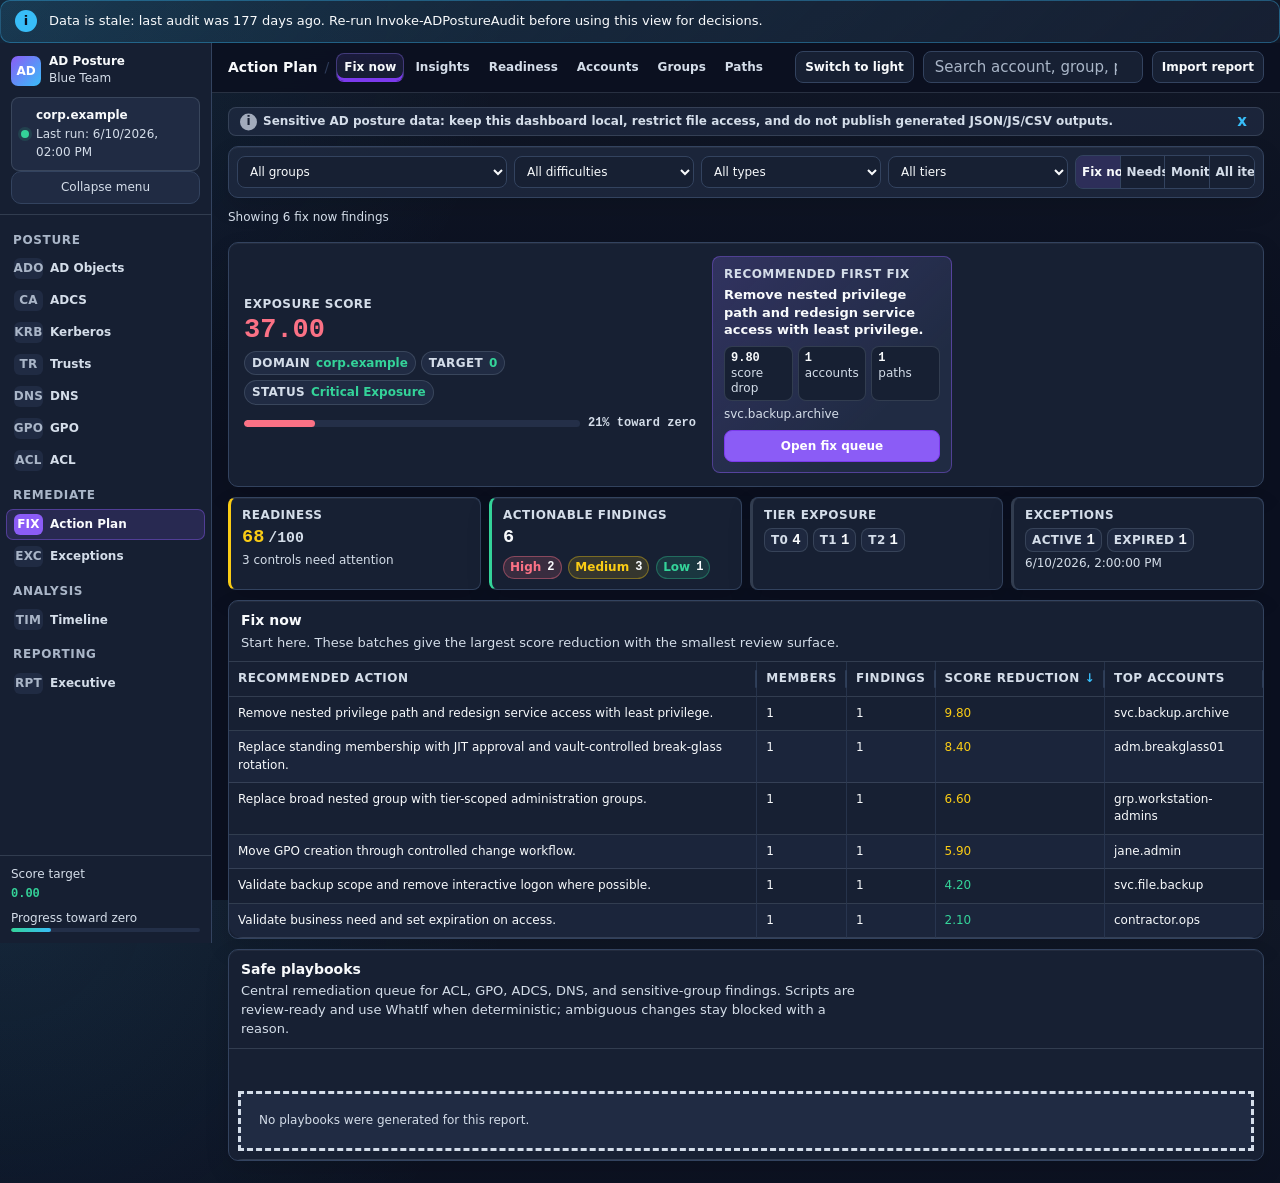
<file: dashboard/index.html>
<!DOCTYPE html>
<html lang="en">
<head>
  <meta charset="UTF-8" />
  <meta name="viewport" content="width=device-width, initial-scale=1" />
  <meta name="referrer" content="no-referrer" />
  <meta http-equiv="Content-Security-Policy" content="default-src 'self'; script-src 'self'; style-src 'self' 'unsafe-inline'; img-src 'self' data:; object-src 'none'; base-uri 'none'; form-action 'none'" />
  <title>AD Posture - Action Plan</title>
  <link rel="stylesheet" href="styles-v2.css?v=1.3.0" />
</head>
<body data-page="index.html">
<div class="shell">
  <aside class="sidebar">
    <div class="sb-header">
      <div class="sb-logo">
        <div class="sb-logo-icon">AD</div>
        <div>
          <div class="sb-logo-text">AD Posture</div>
          <div class="sb-logo-ver">Blue Team</div>
        </div>
      </div>
      <div class="sb-domain">
        <div class="sb-domain-dot"></div>
        <div>
          <div class="sb-domain-name" id="sb-domain">-</div>
          <div class="sb-domain-sub" id="sb-lastrun">Last run: -</div>
        </div>
      </div>
    </div>
    <div class="sb-nav">
      <div class="sb-section-label">Posture</div>
      <a class="sb-item" href="objects.html"><span class="sb-icon">ADO</span><span>AD Objects</span></a>
      <a class="sb-item" href="adcs.html"><span class="sb-icon">CA</span><span>ADCS</span></a>
      <a class="sb-item" href="auth.html"><span class="sb-icon">KRB</span><span>Kerberos</span></a>
      <a class="sb-item" href="trusts.html"><span class="sb-icon">TR</span><span>Trusts</span></a>
      <a class="sb-item" href="dns.html"><span class="sb-icon">DNS</span><span>DNS</span></a>
      <a class="sb-item" href="gpo.html"><span class="sb-icon">GPO</span><span>GPO</span></a>
      <a class="sb-item" href="acl.html"><span class="sb-icon">ACL</span><span>ACL</span></a>
      <div class="sb-section-label">Remediate</div>
      <a class="sb-item active" aria-current="page" href="index.html"><span class="sb-icon">FIX</span><span>Action Plan</span></a>
      <a class="sb-item" href="exceptions.html"><span class="sb-icon">EXC</span><span>Exceptions</span></a>
      <div class="sb-section-label">Analysis</div>
      <a class="sb-item" href="timeline.html"><span class="sb-icon">TIM</span><span>Timeline</span></a>
      <div class="sb-section-label">Reporting</div>
      <a class="sb-item" href="executive.html"><span class="sb-icon">RPT</span><span>Executive</span></a>
    </div>
    <div class="sb-footer">
      <div class="sb-footer-label">Score target</div>
      <div class="sb-footer-val ok" id="sb-target">0.00</div>
      <div class="sb-footer-label">Progress toward zero</div>
      <div class="sb-progress-bar"><div class="sb-progress-fill" id="sb-progress" style="width:0%"></div></div>
    </div>
  </aside>
  <div class="main">
    <header class="topbar">
      <div class="topbar-left">
        <span class="page-title">Action Plan</span><span class="topbar-sep">/</span>
        <nav class="topbar-tabs" aria-label="Action plan sections">
          <button type="button" class="topbar-tab" data-panel="actions-panel">Fix now</button>
          <button type="button" class="topbar-tab" data-panel="insights-panel">Insights</button>
          <button type="button" class="topbar-tab" data-panel="readiness-panel">Readiness</button>
          <button type="button" class="topbar-tab" data-panel="accounts-panel">Accounts</button>
          <button type="button" class="topbar-tab" data-panel="groups-panel">Groups</button>
          <button type="button" class="topbar-tab" data-panel="members-panel">Paths</button>
        </nav>
      </div>
      <div class="topbar-right">
        <div class="search-box"><input type="search" id="search" placeholder="Search account, group, path..." aria-label="Search findings" /><span class="kbd">Ctrl K</span></div>
        <label class="btn-icon" title="Import audit report">Import report<input type="file" id="file-input" accept=".json" style="display:none" /></label>
      </div>
    </header>
    <main class="content">
      <div class="alert" id="load-hint">Loading audit report...</div>
      <div class="security-banner">Sensitive AD posture data: keep this dashboard local, restrict file access, and do not publish generated JSON/JS/CSV outputs.</div>
      <div class="toolbar">
        <select id="filter-group"></select>
        <select id="filter-difficulty"><option value="">All difficulties</option><option>Low</option><option>Medium</option><option>High</option></select>
        <select id="filter-type"><option value="">All types</option><option>User</option><option>ServiceAccount</option><option>Computer</option><option>Group</option></select>
        <select id="filter-tier"><option value="">All tiers</option><option>Tier 0</option><option>Tier 1</option><option>Tier 2</option></select>
        <div class="scope-toggle" id="filter-scope" role="group" aria-label="Finding scope">
          <button type="button" class="scope-option active" data-scope="remediable" title="Findings that can be fixed directly, e.g. remove the principal from the group">Fix now</button>
          <button type="button" class="scope-option" data-scope="actionable" title="Findings with a known remediation path, including policy or delegation changes">Needs review</button>
          <button type="button" class="scope-option" data-scope="native" title="Built-in AD principals, e.g. SYSTEM or Domain Admins; monitor separately">Monitor only</button>
          <button type="button" class="scope-option" data-scope="all" title="Show every finding regardless of remediation scope">All items</button>
        </div>
      </div>
      <div class="filter-summary" id="filter-summary" aria-live="polite"></div>
      <div class="score-hero">
                <div class="score-info">
          <div class="score-kpi-label">Exposure score</div>
          <div class="score-kpi-val" id="kpi-score">-</div>
          <div class="score-kpi-sub">Target: <span id="kpi-target">0</span> &nbsp; / &nbsp; Domain: <span id="kpi-domain">-</span></div>
          <div class="score-progress-wrap"><div class="score-progress-bar"><div class="score-progress-fill" id="score-progress-fill"></div></div><span class="score-progress-pct" id="score-progress-pct">-</span></div>
        </div>
        <div class="next-action" id="next-action">
          <div class="next-action-label">Recommended first fix</div>
          <div class="next-action-title">Loading remediation priority...</div>
          <div class="next-action-meta">Waiting for audit data.</div>
        </div>
      </div>
      <div class="kpi-grid">
        <div class="kpi-card"><div class="kpi-label">Readiness</div><div class="kpi-val" id="kpi-readiness">-</div><div class="kpi-sub" id="kpi-readiness-sub">Controls needing attention</div></div>
        <div class="kpi-card"><div class="kpi-label">Actionable findings</div><div class="kpi-val" id="kpi-actionable">-</div><div class="kpi-sub" id="kpi-remediation">-</div></div>
        <div class="kpi-card"><div class="kpi-label">Tier exposure</div><div class="kpi-val" id="kpi-tiering">-</div></div>
        <div class="kpi-card"><div class="kpi-label">Exceptions</div><div class="kpi-val" id="kpi-exceptions">-</div><div class="kpi-sub" id="kpi-time">-</div></div>
      </div>
      <section class="panel focus-panel" id="insights-panel">
      <div class="panel-title-row">
        <div>
          <h2>Exposure insights</h2>
          <p class="sub" style="margin:0">Quick visual read of tiering, effort, account mix, and highest exposure groups.</p>
        </div>
        <div class="insight-summary" id="insight-summary">-</div>
      </div>
      <div class="chart-grid">
        <div class="chart-tile">
          <h3>Privilege tiers</h3>
          <div class="donut-row">
            <div class="donut" id="tier-donut" aria-label="Privilege tier distribution"></div>
            <div class="legend" id="tier-legend"></div>
          </div>
        </div>
        <div class="chart-tile">
          <h3>Remediation effort</h3>
          <div class="bar-list" id="difficulty-chart"></div>
        </div>
        <div class="chart-tile">
          <h3>Account types</h3>
          <div class="bar-list" id="account-type-chart"></div>
        </div>
        <div class="chart-tile chart-wide">
          <h3>Top groups by exposure</h3>
          <div class="bar-list compact" id="top-groups-chart"></div>
        </div>
      </div>
    </section>

    <section class="panel focus-panel" id="readiness-panel">
      <div class="panel-title-row">
        <div>
          <h2>Readiness scorecard</h2>
          <p class="sub" style="margin:0">Control view for remediation planning. The target is all controls passing and exposure score at 0.</p>
        </div>
        <div class="readiness-meter" id="readiness-meter">-</div>
      </div>
      <div class="scorecard-grid" id="scorecard-grid"></div>
    </section>

      <section class="panel focus-panel" id="actions-panel">
      <h2>Fix now</h2>
      <p class="sub" style="margin:0 0 0.75rem">Start here. These batches give the largest score reduction with the smallest review surface.</p>
      <div class="table-scroll compact-table-scroll">
        <table id="actions-table" class="actions-table">
          <thead><tr><th class="sortable">Recommended action</th><th class="sortable">Members</th><th class="sortable">Findings</th><th class="sortable sorted-desc">Score reduction</th><th class="sortable">Top accounts</th></tr></thead>
          <tbody></tbody>
        </table>
      </div>
    </section>

    <section class="panel focus-panel" id="groups-panel">
      <h2>Group exposure</h2>
      <p class="sub" style="margin:0 0 0.75rem">Separate summary for prioritizing which sensitive groups need review first.</p>
      <div class="table-scroll compact-table-scroll">
        <table id="groups-table">
          <thead>
            <tr><th class="sortable">Group</th><th class="sortable">AD scope</th><th class="sortable">Privilege tier</th><th class="sortable">Members</th><th class="sortable sorted-desc">Aggregate score</th><th>Bar</th></tr>
          </thead>
          <tbody></tbody>
        </table>
      </div>
    </section>

    <section class="panel focus-panel" id="accounts-panel">
      <h2>Account exposure</h2>
      <p class="sub" style="margin:0 0 0.75rem">Shows identities that appear through multiple sensitive paths.</p>
      <div class="table-scroll compact-table-scroll">
        <table id="accounts-table" class="accounts-table">
          <thead><tr><th class="sortable">Account</th><th class="sortable">Type</th><th class="sortable">Paths</th><th class="sortable">Groups</th><th class="sortable sorted-desc">Total score</th><th class="sortable">Why it matters</th></tr></thead>
          <tbody></tbody>
        </table>
      </div>
    </section>

    <section class="panel focus-panel" id="members-panel">
      <h2>Access paths</h2>
      <p class="sub" style="margin:0 0 0.75rem">Operational queue sorted by score. Expand a row for UAC, ATT&CK, identity origin, dates, and score math.</p>
      <div class="table-scroll">
        <table id="findings-table">
          <thead>
            <tr>
              <th class="sortable sorted-desc" data-sort="RiskScore">Score</th>
              <th class="sortable" data-sort="MemberSam">Member</th>
              <th class="sortable" data-sort="SensitiveGroup">Group</th>
              <th class="sortable" data-sort="PrivilegeTier">Tier</th>
              <th class="sortable" data-sort="AccountType">Type</th>
              <th class="sortable" data-sort="AccountStatus">Status</th>
              <th class="sortable" data-sort="MembershipChain">Access path</th>
              <th class="sortable" data-sort="WhyThisMatters">Why this matters</th>
              <th class="sortable" data-sort="RemediationDifficulty">Difficulty</th>
              <th class="sortable" data-sort="CleanupActions">Fix</th>
              <th>Details</th>
              <th>Script</th>
            </tr>
          </thead>
          <tbody></tbody>
        </table>
      </div>
    </section>

    <section class="panel focus-panel" id="playbooks-panel">
      <h2>Safe playbooks</h2>
      <p class="sub" style="margin:0 0 0.75rem">Central remediation queue for ACL, GPO, ADCS, DNS, and sensitive-group findings. Scripts are review-ready and use WhatIf when deterministic; ambiguous changes stay blocked with a reason.</p>
      <div class="table-scroll compact-table-scroll">
        <table id="playbooks-table">
          <thead>
            <tr><th>Domain</th><th>Finding</th><th>Eligibility</th><th>Expected impact</th><th>Open</th></tr>
          </thead>
          <tbody></tbody>
        </table>
      </div>
    </section>

    <section class="panel script-panel" id="script-panel" hidden>
      <div class="panel-title-row">
        <div>
          <h2>Remediation script</h2>
          <p class="sub" style="margin:0">Select a finding to generate a review-ready PowerShell script.</p>
        </div>
        <div class="script-actions">
          <button type="button" class="secondary" id="copy-script" disabled>Copy</button>
          <button type="button" id="download-script" disabled>Download TXT</button>
        </div>
      </div>
      <pre id="script-output" class="chain script-output">No script generated yet.</pre>
    </section>
    </main>
  </div>
</div>
  <script src="dashboard-data.js"></script>
  <script src="demo-data.js?v=1.3.0"></script>
  <script src="shared.js?v=1.3.0"></script>
  <script src="app.js?v=1.3.0"></script>
  <script src="table-tools.js?v=1.3.0"></script>
</body>
</html>
</file>
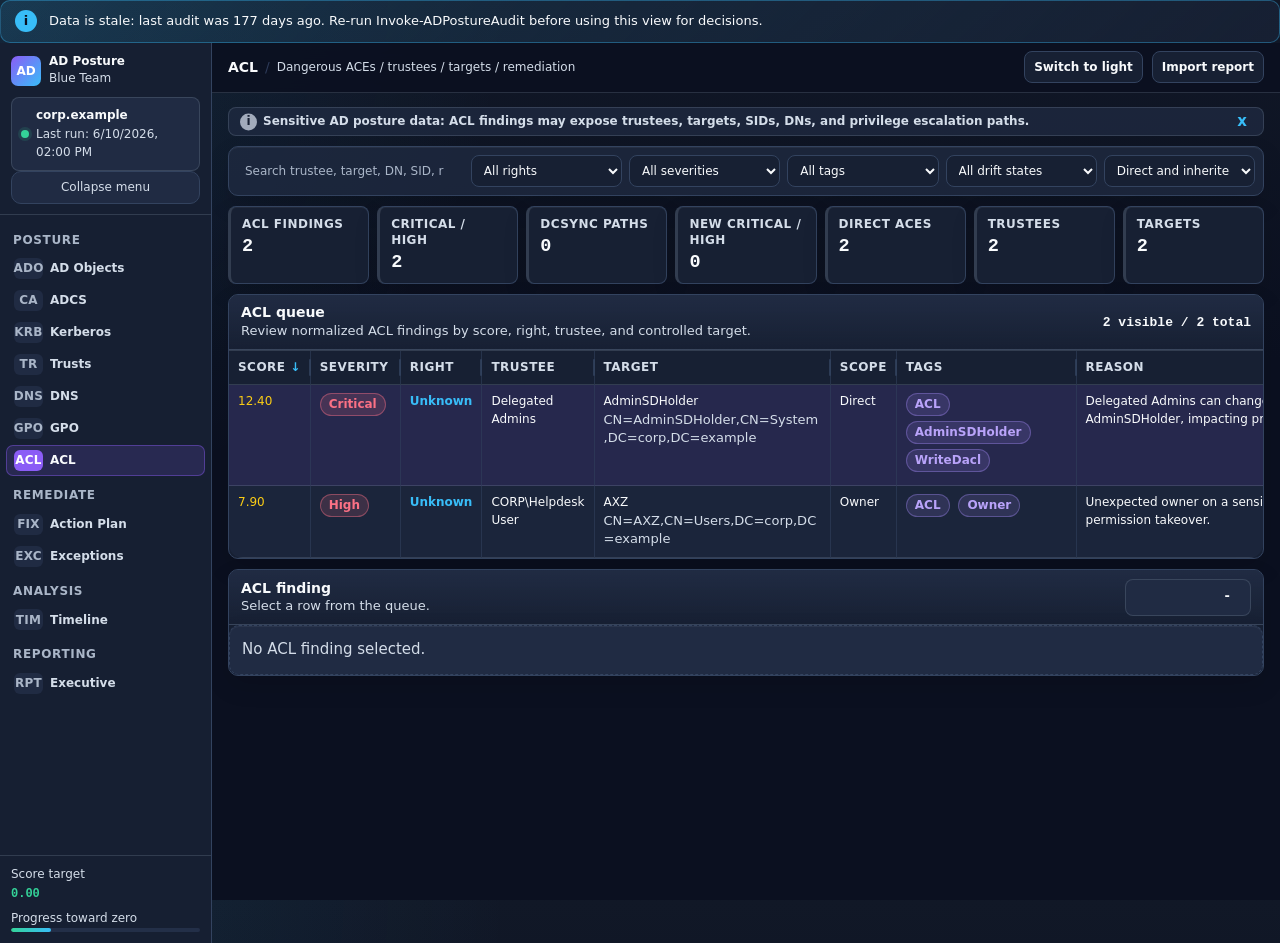
<file: dashboard/acl.html>
<!DOCTYPE html>
<html lang="en">
<head>
  <meta charset="UTF-8" />
  <meta name="viewport" content="width=device-width, initial-scale=1" />
  <meta name="referrer" content="no-referrer" />
  <meta http-equiv="Content-Security-Policy" content="default-src 'self'; script-src 'self'; style-src 'self' 'unsafe-inline'; img-src 'self' data:; object-src 'none'; base-uri 'none'; form-action 'none'" />
  <title>AD Posture - ACL Posture</title>
  <link rel="stylesheet" href="styles-v2.css?v=1.3.0" />
</head>
<body data-page="acl.html">
<div class="shell">
  <aside class="sidebar">
    <div class="sb-header">
      <div class="sb-logo">
        <div class="sb-logo-icon">AD</div>
        <div>
          <div class="sb-logo-text">AD Posture</div>
          <div class="sb-logo-ver">Blue Team</div>
        </div>
      </div>
      <div class="sb-domain">
        <div class="sb-domain-dot"></div>
        <div>
          <div class="sb-domain-name" id="sb-domain">-</div>
          <div class="sb-domain-sub" id="sb-lastrun">Last run: -</div>
        </div>
      </div>
    </div>
    <div class="sb-nav">
      <div class="sb-section-label">Posture</div>
      <a class="sb-item" href="objects.html"><span class="sb-icon">ADO</span><span>AD Objects</span></a>
      <a class="sb-item" href="adcs.html"><span class="sb-icon">CA</span><span>ADCS</span></a>
      <a class="sb-item" href="auth.html"><span class="sb-icon">KRB</span><span>Kerberos</span></a>
      <a class="sb-item" href="trusts.html"><span class="sb-icon">TR</span><span>Trusts</span></a>
      <a class="sb-item" href="dns.html"><span class="sb-icon">DNS</span><span>DNS</span></a>
      <a class="sb-item" href="gpo.html"><span class="sb-icon">GPO</span><span>GPO</span></a>
      <a class="sb-item active" aria-current="page" href="acl.html"><span class="sb-icon">ACL</span><span>ACL</span></a>
      <div class="sb-section-label">Remediate</div>
      <a class="sb-item" href="index.html"><span class="sb-icon">FIX</span><span>Action Plan</span></a>
      <a class="sb-item" href="exceptions.html"><span class="sb-icon">EXC</span><span>Exceptions</span></a>
      <div class="sb-section-label">Analysis</div>
      <a class="sb-item" href="timeline.html"><span class="sb-icon">TIM</span><span>Timeline</span></a>
      <div class="sb-section-label">Reporting</div>
      <a class="sb-item" href="executive.html"><span class="sb-icon">RPT</span><span>Executive</span></a>
    </div>
    <div class="sb-footer">
      <div class="sb-footer-label">Score target</div>
      <div class="sb-footer-val ok" id="sb-target">0.00</div>
      <div class="sb-footer-label">Progress toward zero</div>
      <div class="sb-progress-bar"><div class="sb-progress-fill" id="sb-progress" style="width:0%"></div></div>
    </div>
  </aside>
  <div class="main">
    <header class="topbar">
      <div class="topbar-left"><span class="page-title">ACL</span><span class="topbar-sep">/</span><span class="topbar-sub">Dangerous ACEs / trustees / targets / remediation</span></div>
      <div class="topbar-right"><label class="btn-icon">Import report<input type="file" id="acl-file" accept=".json" style="display:none" /></label></div>
    </header>
    <main class="content">
      <div class="alert" id="acl-hint">Loading audit report...</div>
          <div class="security-banner">Sensitive AD posture data: ACL findings may expose trustees, targets, SIDs, DNs, and privilege escalation paths.</div>
      
          <div class="toolbar acl-toolbar"><input type="search" id="acl-search" placeholder="Search trustee, target, DN, SID, right..." />
            <select id="acl-right"><option value="">All rights</option></select>
            <select id="acl-severity"><option value="">All severities</option></select>
            <select id="acl-tag"><option value="">All tags</option></select>
            <select id="acl-drift">
              <option value="">All drift states</option>
              <option value="New">New</option>
              <option value="Changed">Changed</option>
              <option value="Unchanged">Unchanged</option>
              <option value="Missing">Missing</option>
            </select>
            <select id="acl-inherited">
              <option value="">Direct and inherited</option>
              <option value="false">Direct only</option>
              <option value="true">Inherited only</option>
            </select>
            <button type="button" id="acl-clear" class="btn-clear-filters" aria-label="Clear all ACL filters">Clear filters</button>
          </div>
      
          <section class="grid">
            <div class="card"><h3>ACL findings</h3><div class="value" id="acl-count">-</div></div>
            <div class="card"><h3>Critical / high</h3><div class="value" id="acl-critical">-</div></div>
            <div class="card"><h3>DCSync paths</h3><div class="value" id="acl-dcsync">-</div></div>
            <div class="card"><h3>New critical / high</h3><div class="value" id="acl-new-high">-</div></div>
            <div class="card"><h3>Direct ACEs</h3><div class="value" id="acl-direct">-</div></div>
            <div class="card"><h3>Trustees</h3><div class="value" id="acl-trustees">-</div></div>
            <div class="card"><h3>Targets</h3><div class="value" id="acl-targets">-</div></div>
          </section>
      
          <section class="panel focus-panel">
            <div class="panel-title-row">
              <div>
                <h2>ACL queue</h2>
                <p class="sub" style="margin:0">Review normalized ACL findings by score, right, trustee, and controlled target.</p>
              </div>
              <div class="insight-summary" id="acl-summary">-</div>
            </div>
            <div class="table-scroll acl-table-scroll">
              <table id="acl-table" class="acl-table">
                <thead>
                  <tr>
                    <th class="sortable sorted-desc" data-sort="RiskScore">Score</th>
                    <th class="sortable" data-sort="Severity">Severity</th>
                    <th class="sortable" data-sort="NormalizedRight">Right</th>
                    <th class="sortable" data-sort="TrusteeName">Trustee</th>
                    <th class="sortable" data-sort="TargetName">Target</th>
                    <th>Scope</th>
                    <th>Tags</th>
                    <th>Reason</th>
                  </tr>
                </thead>
                <tbody></tbody>
              </table>
            </div>
          </section>
      
          <section class="panel object-profile" id="acl-profile">
            <div class="panel-title-row">
              <div>
                <h2 id="acl-profile-title">ACL finding</h2>
                <p class="sub" id="acl-profile-subtitle" style="margin:0">Select a row from the queue.</p>
              </div>
              <div class="readiness-meter" id="acl-profile-score">-</div>
            </div>
            <div id="acl-profile-body" class="empty-state">No ACL finding selected.</div>
          </section>
    </main>
  </div>
</div>
  <script src="dashboard-data.js"></script>
  <script src="demo-data.js?v=1.3.0"></script>
  <script src="shared.js?v=1.3.0"></script>
  <script src="acl.js?v=1.3.0"></script>
  <script src="table-tools.js?v=1.3.0"></script>
</body>
</html>
</file>
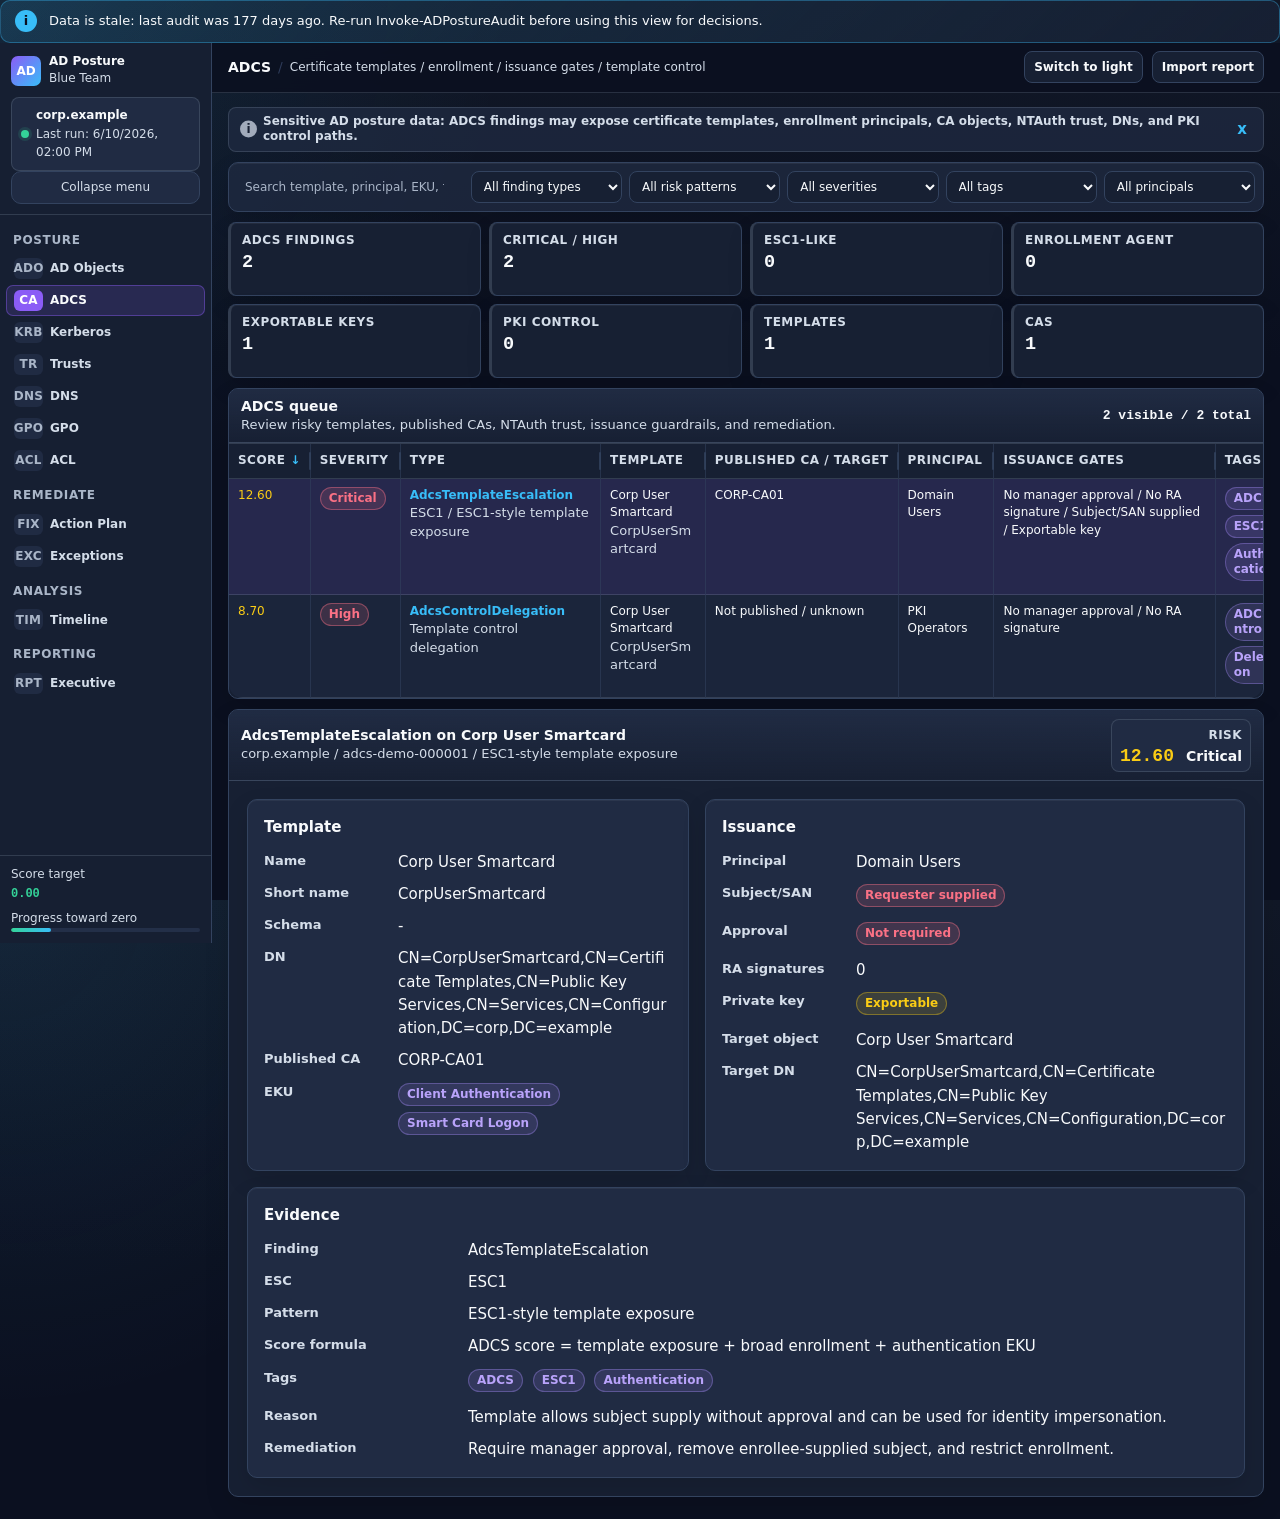
<file: dashboard/adcs.html>
<!DOCTYPE html>
<html lang="en">
<head>
  <meta charset="UTF-8" />
  <meta name="viewport" content="width=device-width, initial-scale=1" />
  <meta name="referrer" content="no-referrer" />
  <meta http-equiv="Content-Security-Policy" content="default-src 'self'; script-src 'self'; style-src 'self' 'unsafe-inline'; img-src 'self' data:; object-src 'none'; base-uri 'none'; form-action 'none'" />
  <title>AD Posture - ADCS Posture</title>
  <link rel="stylesheet" href="styles-v2.css?v=1.3.0" />
</head>
<body data-page="adcs.html">
<div class="shell">
  <aside class="sidebar">
    <div class="sb-header">
      <div class="sb-logo">
        <div class="sb-logo-icon">AD</div>
        <div>
          <div class="sb-logo-text">AD Posture</div>
          <div class="sb-logo-ver">Blue Team</div>
        </div>
      </div>
      <div class="sb-domain">
        <div class="sb-domain-dot"></div>
        <div>
          <div class="sb-domain-name" id="sb-domain">-</div>
          <div class="sb-domain-sub" id="sb-lastrun">Last run: -</div>
        </div>
      </div>
    </div>
    <div class="sb-nav">
      <div class="sb-section-label">Posture</div>
      <a class="sb-item" href="objects.html"><span class="sb-icon">ADO</span><span>AD Objects</span></a>
      <a class="sb-item active" aria-current="page" href="adcs.html"><span class="sb-icon">CA</span><span>ADCS</span></a>
      <a class="sb-item" href="auth.html"><span class="sb-icon">KRB</span><span>Kerberos</span></a>
      <a class="sb-item" href="trusts.html"><span class="sb-icon">TR</span><span>Trusts</span></a>
      <a class="sb-item" href="dns.html"><span class="sb-icon">DNS</span><span>DNS</span></a>
      <a class="sb-item" href="gpo.html"><span class="sb-icon">GPO</span><span>GPO</span></a>
      <a class="sb-item" href="acl.html"><span class="sb-icon">ACL</span><span>ACL</span></a>
      <div class="sb-section-label">Remediate</div>
      <a class="sb-item" href="index.html"><span class="sb-icon">FIX</span><span>Action Plan</span></a>
      <a class="sb-item" href="exceptions.html"><span class="sb-icon">EXC</span><span>Exceptions</span></a>
      <div class="sb-section-label">Analysis</div>
      <a class="sb-item" href="timeline.html"><span class="sb-icon">TIM</span><span>Timeline</span></a>
      <div class="sb-section-label">Reporting</div>
      <a class="sb-item" href="executive.html"><span class="sb-icon">RPT</span><span>Executive</span></a>
    </div>
    <div class="sb-footer">
      <div class="sb-footer-label">Score target</div>
      <div class="sb-footer-val ok" id="sb-target">0.00</div>
      <div class="sb-footer-label">Progress toward zero</div>
      <div class="sb-progress-bar"><div class="sb-progress-fill" id="sb-progress" style="width:0%"></div></div>
    </div>
  </aside>
  <div class="main">
    <header class="topbar">
      <div class="topbar-left"><span class="page-title">ADCS</span><span class="topbar-sep">/</span><span class="topbar-sub">Certificate templates / enrollment / issuance gates / template control</span></div>
      <div class="topbar-right"><label class="btn-icon">Import report<input type="file" id="adcs-file" accept=".json" style="display:none" /></label></div>
    </header>
    <main class="content">
      <div class="alert" id="adcs-hint">Loading audit report...</div>
      <div class="security-banner">Sensitive AD posture data: ADCS findings may expose certificate templates, enrollment principals, CA objects, NTAuth trust, DNs, and PKI control paths.</div>

      <div class="toolbar adcs-toolbar">
        <input type="search" id="adcs-search" placeholder="Search template, principal, EKU, finding type, reason..." />
        <select id="adcs-type"><option value="">All finding types</option></select>
        <select id="adcs-pattern"><option value="">All risk patterns</option></select>
        <select id="adcs-severity"><option value="">All severities</option></select>
        <select id="adcs-tag"><option value="">All tags</option></select>
        <select id="adcs-principal"><option value="">All principals</option></select>
        <button type="button" id="adcs-clear" class="btn-clear-filters" aria-label="Clear all ADCS filters">Clear filters</button>
      </div>

      <section class="grid">
        <div class="card"><h3>ADCS findings</h3><div class="value" id="adcs-count">-</div></div>
        <div class="card"><h3>Critical / high</h3><div class="value" id="adcs-critical">-</div></div>
        <div class="card"><h3>ESC1-like</h3><div class="value" id="adcs-esc1">-</div></div>
        <div class="card"><h3>Enrollment agent</h3><div class="value" id="adcs-agent">-</div></div>
        <div class="card"><h3>Exportable keys</h3><div class="value" id="adcs-exportable">-</div></div>
        <div class="card"><h3>PKI control</h3><div class="value" id="adcs-control">-</div></div>
        <div class="card"><h3>Templates</h3><div class="value" id="adcs-templates">-</div></div>
        <div class="card"><h3>CAs</h3><div class="value" id="adcs-cas">-</div></div>
      </section>

      <section class="panel focus-panel">
        <div class="panel-title-row">
          <div>
            <h2>ADCS queue</h2>
            <p class="sub" style="margin:0">Review risky templates, published CAs, NTAuth trust, issuance guardrails, and remediation.</p>
          </div>
          <div class="insight-summary" id="adcs-summary">-</div>
        </div>
        <div class="table-scroll adcs-table-scroll">
          <table id="adcs-table" class="adcs-table">
            <thead>
              <tr>
                <th class="sortable sorted-desc" data-sort="RiskScore">Score</th>
                <th class="sortable" data-sort="Severity">Severity</th>
                <th class="sortable" data-sort="FindingType">Type</th>
                <th class="sortable" data-sort="TemplateName">Template</th>
                <th>Published CA / target</th>
                <th class="sortable" data-sort="Principal">Principal</th>
                <th>Issuance gates</th>
                <th>Tags</th>
                <th>Reason</th>
              </tr>
            </thead>
            <tbody></tbody>
          </table>
        </div>
      </section>

      <section class="panel object-profile" id="adcs-profile">
        <div class="panel-title-row">
          <div>
            <h2 id="adcs-profile-title">ADCS finding</h2>
            <p class="sub" id="adcs-profile-subtitle" style="margin:0">Select a row from the queue.</p>
          </div>
          <div class="readiness-meter" id="adcs-profile-score">-</div>
        </div>
        <div id="adcs-profile-body" class="empty-state">No ADCS finding selected.</div>
      </section>
    </main>
  </div>
</div>
  <script src="dashboard-data.js"></script>
  <script src="demo-data.js?v=1.3.0"></script>
  <script src="shared.js?v=1.3.0"></script>
  <script src="adcs.js?v=1.3.0"></script>
  <script src="table-tools.js?v=1.3.0"></script>
</body>
</html>
</file>
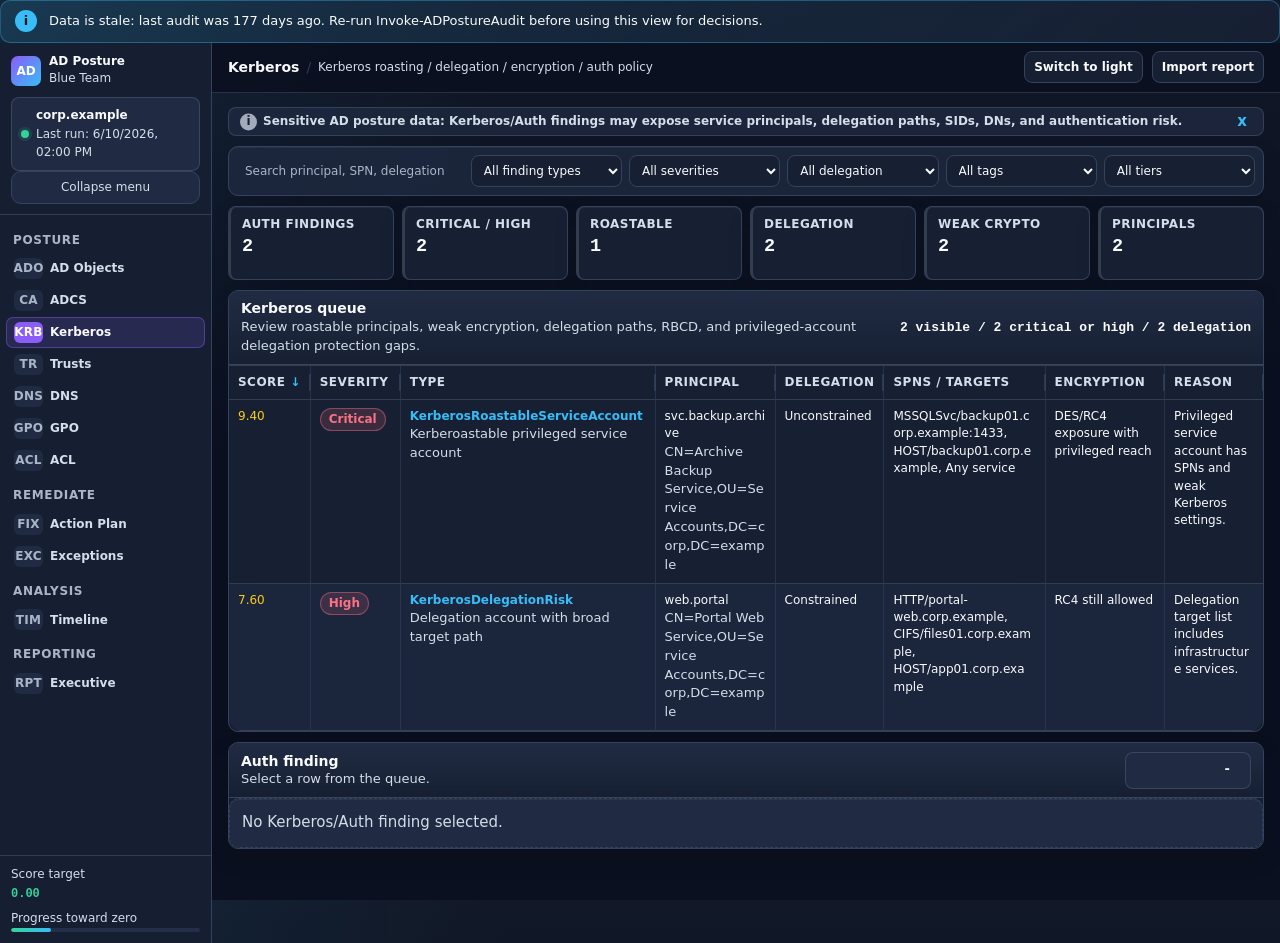
<file: dashboard/auth.html>
<!doctype html>
<html lang="en">
<head>
  <meta charset="utf-8" />
  <meta name="viewport" content="width=device-width, initial-scale=1" />
  <meta name="referrer" content="no-referrer" />
  <meta http-equiv="Content-Security-Policy" content="default-src 'self'; script-src 'self'; style-src 'self' 'unsafe-inline'; img-src 'self' data:; object-src 'none'; base-uri 'none'; form-action 'none'" />
  <title>AD Posture - Kerberos/Auth Posture</title>
  <link rel="stylesheet" href="styles-v2.css?v=1.3.0" />
</head>
<body data-page="auth.html">
<div class="shell">
  <aside class="sidebar">
    <div class="sb-header">
      <div class="sb-logo"><div class="sb-logo-icon">AD</div><div><div class="sb-logo-text">AD Posture</div><div class="sb-logo-ver">Blue Team</div></div></div>
      <div class="sb-domain"><div class="sb-domain-dot"></div><div><div class="sb-domain-name" id="sb-domain">-</div><div class="sb-domain-sub" id="sb-lastrun">Last run: -</div></div></div>
    </div>
    <div class="sb-nav">
      <div class="sb-section-label">Posture</div>
      <a class="sb-item" href="objects.html"><span class="sb-icon">ADO</span><span>AD Objects</span></a>
      <a class="sb-item" href="adcs.html"><span class="sb-icon">CA</span><span>ADCS</span></a>
      <a class="sb-item active" aria-current="page" href="auth.html"><span class="sb-icon">KRB</span><span>Kerberos</span></a>
      <a class="sb-item" href="trusts.html"><span class="sb-icon">TR</span><span>Trusts</span></a>
      <a class="sb-item" href="dns.html"><span class="sb-icon">DNS</span><span>DNS</span></a>
      <a class="sb-item" href="gpo.html"><span class="sb-icon">GPO</span><span>GPO</span></a>
      <a class="sb-item" href="acl.html"><span class="sb-icon">ACL</span><span>ACL</span></a>
      <div class="sb-section-label">Remediate</div>
      <a class="sb-item" href="index.html"><span class="sb-icon">FIX</span><span>Action Plan</span></a>
      <a class="sb-item" href="exceptions.html"><span class="sb-icon">EXC</span><span>Exceptions</span></a>
      <div class="sb-section-label">Analysis</div>
      <a class="sb-item" href="timeline.html"><span class="sb-icon">TIM</span><span>Timeline</span></a>
      <div class="sb-section-label">Reporting</div>
      <a class="sb-item" href="executive.html"><span class="sb-icon">RPT</span><span>Executive</span></a>
    </div>
    <div class="sb-footer"><div class="sb-footer-label">Score target</div><div class="sb-footer-val ok" id="sb-target">0.00</div><div class="sb-footer-label">Progress toward zero</div><div class="sb-progress-bar"><div class="sb-progress-fill" id="sb-progress"></div></div></div>
  </aside>

  <div class="main">
    <header class="topbar">
      <div class="topbar-left"><span class="page-title">Kerberos</span><span class="topbar-sep">/</span><span class="topbar-sub">Kerberos roasting / delegation / encryption / auth policy</span></div>
      <div class="topbar-right"><label class="btn-icon" title="Import audit report">Import report<input type="file" id="auth-file-input" accept=".json" style="display:none" /></label></div>
    </header>
    <main class="content">
      <div class="alert" id="auth-hint">Loading audit report...</div>
      <div class="security-banner">Sensitive AD posture data: Kerberos/Auth findings may expose service principals, delegation paths, SIDs, DNs, and authentication risk.</div>

      <div class="toolbar auth-toolbar">
        <input type="search" id="auth-search" placeholder="Search principal, SPN, delegation target, encryption, reason..." />
        <select id="auth-type"><option value="">All finding types</option></select>
        <select id="auth-severity"><option value="">All severities</option></select>
        <select id="auth-delegation"><option value="">All delegation</option></select>
        <select id="auth-tag"><option value="">All tags</option></select>
        <select id="auth-tier"><option value="">All tiers</option></select>
        <button type="button" id="auth-clear" class="btn-clear-filters" aria-label="Clear all Auth filters">Clear filters</button>
      </div>

      <section class="grid">
        <div class="card"><h3>Auth findings</h3><div class="value" id="auth-count">-</div></div>
        <div class="card"><h3>Critical / high</h3><div class="value" id="auth-critical">-</div></div>
        <div class="card"><h3>Roastable</h3><div class="value" id="auth-roastable">-</div></div>
        <div class="card"><h3>Delegation</h3><div class="value" id="auth-delegation-count">-</div></div>
        <div class="card"><h3>Weak crypto</h3><div class="value" id="auth-crypto">-</div></div>
        <div class="card"><h3>Principals</h3><div class="value" id="auth-principals">-</div></div>
      </section>

      <section class="panel">
        <div class="panel-title-row">
          <div>
            <h2>Kerberos queue</h2>
            <p class="sub" style="margin:0">Review roastable principals, weak encryption, delegation paths, RBCD, and privileged-account delegation protection gaps.</p>
          </div>
          <div class="insight-summary" id="auth-summary">-</div>
        </div>
        <div class="table-scroll">
          <table id="auth-table" class="auth-table">
            <thead>
              <tr>
                <th class="sortable sorted-desc" data-sort="RiskScore">Score</th>
                <th class="sortable" data-sort="Severity">Severity</th>
                <th class="sortable" data-sort="FindingType">Type</th>
                <th class="sortable" data-sort="Principal">Principal</th>
                <th class="sortable" data-sort="DelegationType">Delegation</th>
                <th>SPNs / targets</th>
                <th class="sortable" data-sort="EncryptionSummary">Encryption</th>
                <th>Reason</th>
              </tr>
            </thead>
            <tbody></tbody>
          </table>
        </div>
      </section>

      <section class="panel object-profile" id="auth-profile">
        <div class="panel-title-row">
          <div>
            <h2 id="auth-profile-title">Kerberos finding</h2>
            <p class="sub" id="auth-profile-subtitle" style="margin:0">Select a row from the queue.</p>
          </div>
          <div class="readiness-meter" id="auth-profile-score">-</div>
        </div>
        <div id="auth-profile-body" class="empty-state">No Kerberos finding selected.</div>
      </section>
    </main>
  </div>
</div>
  <script src="dashboard-data.js"></script>
  <script src="demo-data.js?v=1.3.0"></script>
<script src="shared.js?v=1.3.0"></script>
<script src="table-tools.js?v=1.3.0"></script>
<script src="auth.js?v=1.3.0"></script>
</body>
</html>
</file>
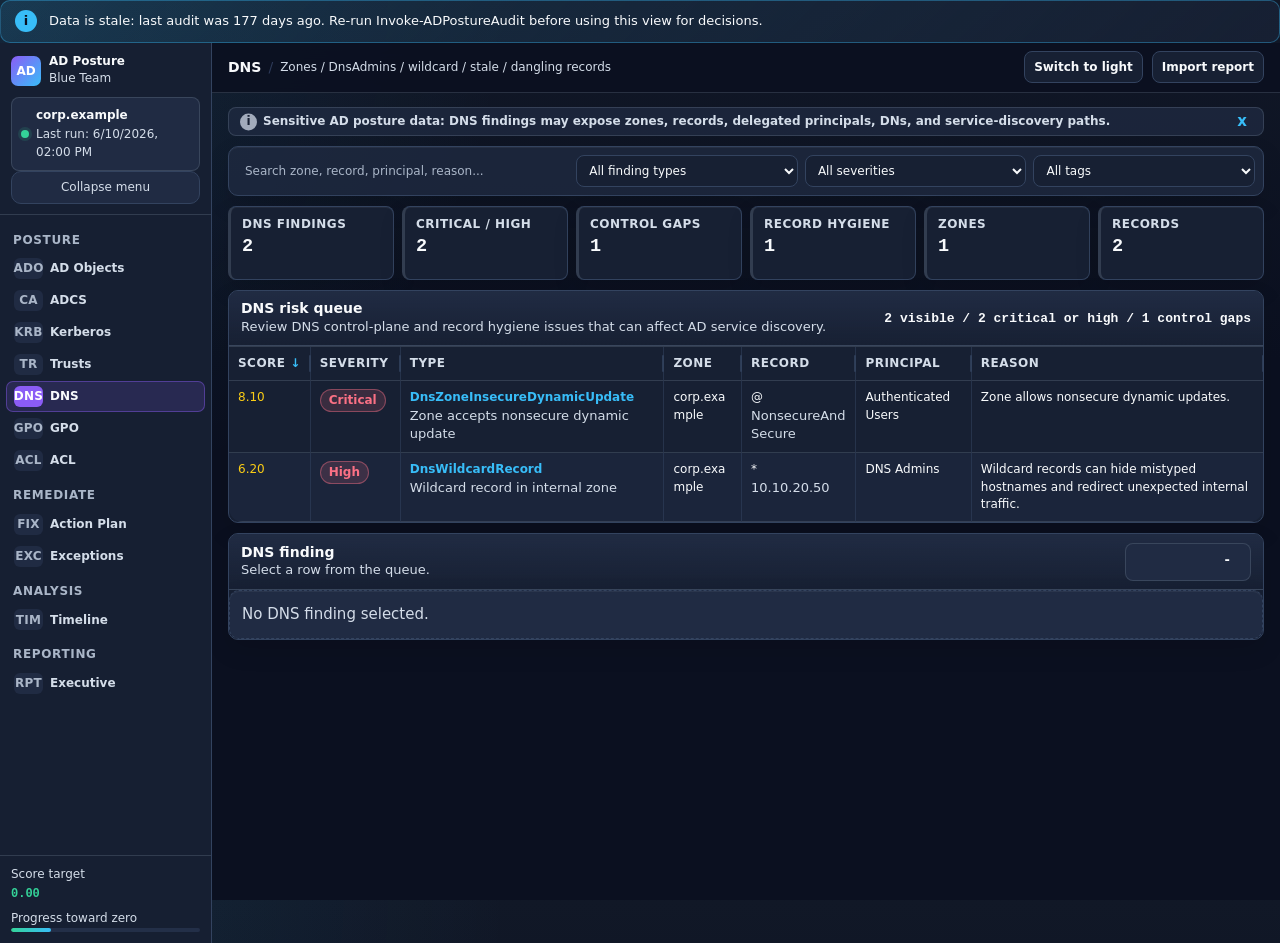
<file: dashboard/dns.html>
<!doctype html>
<html lang="en">
<head>
  <meta charset="utf-8" />
  <meta name="viewport" content="width=device-width, initial-scale=1" />
  <meta name="referrer" content="no-referrer" />
  <meta http-equiv="Content-Security-Policy" content="default-src 'self'; script-src 'self'; style-src 'self' 'unsafe-inline'; img-src 'self' data:; object-src 'none'; base-uri 'none'; form-action 'none'" />
  <title>AD Posture - DNS Posture</title>
  <link rel="stylesheet" href="styles-v2.css?v=1.3.0" />
</head>
<body data-page="dns.html">
<div class="shell">
  <aside class="sidebar">
    <div class="sb-header">
      <div class="sb-logo"><div class="sb-logo-icon">AD</div><div><div class="sb-logo-text">AD Posture</div><div class="sb-logo-ver">Blue Team</div></div></div>
      <div class="sb-domain"><div class="sb-domain-dot"></div><div><div class="sb-domain-name" id="sb-domain">-</div><div class="sb-domain-sub" id="sb-lastrun">Last run: -</div></div></div>
    </div>
    <div class="sb-nav">
      <div class="sb-section-label">Posture</div>
      <a class="sb-item" href="objects.html"><span class="sb-icon">ADO</span><span>AD Objects</span></a>
      <a class="sb-item" href="adcs.html"><span class="sb-icon">CA</span><span>ADCS</span></a>
      <a class="sb-item" href="auth.html"><span class="sb-icon">KRB</span><span>Kerberos</span></a>
      <a class="sb-item" href="trusts.html"><span class="sb-icon">TR</span><span>Trusts</span></a>
      <a class="sb-item active" aria-current="page" href="dns.html"><span class="sb-icon">DNS</span><span>DNS</span></a>
      <a class="sb-item" href="gpo.html"><span class="sb-icon">GPO</span><span>GPO</span></a>
      <a class="sb-item" href="acl.html"><span class="sb-icon">ACL</span><span>ACL</span></a>
      <div class="sb-section-label">Remediate</div>
      <a class="sb-item" href="index.html"><span class="sb-icon">FIX</span><span>Action Plan</span></a>
      <a class="sb-item" href="exceptions.html"><span class="sb-icon">EXC</span><span>Exceptions</span></a>
      <div class="sb-section-label">Analysis</div>
      <a class="sb-item" href="timeline.html"><span class="sb-icon">TIM</span><span>Timeline</span></a>
      <div class="sb-section-label">Reporting</div>
      <a class="sb-item" href="executive.html"><span class="sb-icon">RPT</span><span>Executive</span></a>
    </div>
    <div class="sb-footer"><div class="sb-footer-label">Score target</div><div class="sb-footer-val ok" id="sb-target">0.00</div><div class="sb-footer-label">Progress toward zero</div><div class="sb-progress-bar"><div class="sb-progress-fill" id="sb-progress"></div></div></div>
  </aside>
  <div class="main">
    <header class="topbar">
      <div class="topbar-left"><span class="page-title">DNS</span><span class="topbar-sep">/</span><span class="topbar-sub">Zones / DnsAdmins / wildcard / stale / dangling records</span></div>
      <div class="topbar-right"><label class="btn-icon" title="Import audit report">Import report<input type="file" id="dns-file-input" accept=".json" style="display:none" /></label></div>
    </header>
    <main class="content">
      <div class="alert" id="dns-hint">Loading audit report...</div>
      <div class="security-banner">Sensitive AD posture data: DNS findings may expose zones, records, delegated principals, DNs, and service-discovery paths.</div>
      <div class="toolbar dns-toolbar">
        <input type="search" id="dns-search" placeholder="Search zone, record, principal, reason..." />
        <select id="dns-type"><option value="">All finding types</option></select>
        <select id="dns-severity"><option value="">All severities</option></select>
        <select id="dns-tag"><option value="">All tags</option></select>
        <button type="button" id="dns-clear" class="btn-clear-filters" aria-label="Clear all DNS filters">Clear filters</button>
      </div>
      <section class="grid">
        <div class="card"><h3>DNS findings</h3><div class="value" id="dns-count">-</div></div>
        <div class="card"><h3>Critical / high</h3><div class="value" id="dns-critical">-</div></div>
        <div class="card"><h3>Control gaps</h3><div class="value" id="dns-control">-</div></div>
        <div class="card"><h3>Record hygiene</h3><div class="value" id="dns-hygiene">-</div></div>
        <div class="card"><h3>Zones</h3><div class="value" id="dns-zones">-</div></div>
        <div class="card"><h3>Records</h3><div class="value" id="dns-records">-</div></div>
      </section>
      <section class="panel">
        <div class="panel-title-row">
          <div><h2>DNS risk queue</h2><p class="sub" style="margin:0">Review DNS control-plane and record hygiene issues that can affect AD service discovery.</p></div>
          <div class="insight-summary" id="dns-summary">-</div>
        </div>
        <div class="table-scroll">
          <table id="dns-table">
            <thead><tr><th class="sortable sorted-desc" data-sort="RiskScore">Score</th><th class="sortable" data-sort="Severity">Severity</th><th class="sortable" data-sort="FindingType">Type</th><th class="sortable" data-sort="ZoneName">Zone</th><th class="sortable" data-sort="RecordName">Record</th><th>Principal</th><th>Reason</th></tr></thead>
            <tbody></tbody>
          </table>
        </div>
      </section>
      <section class="panel object-profile">
        <div class="panel-title-row"><div><h2 id="dns-profile-title">DNS finding</h2><p class="sub" id="dns-profile-subtitle" style="margin:0">Select a row from the queue.</p></div><div class="readiness-meter" id="dns-profile-score">-</div></div>
        <div id="dns-profile-body" class="empty-state">No DNS finding selected.</div>
      </section>
    </main>
  </div>
</div>
  <script src="dashboard-data.js"></script>
  <script src="demo-data.js?v=1.3.0"></script>
<script src="shared.js?v=1.3.0"></script>
<script src="table-tools.js?v=1.3.0"></script>
<script src="dns.js?v=1.3.0"></script>
</body>
</html>
</file>
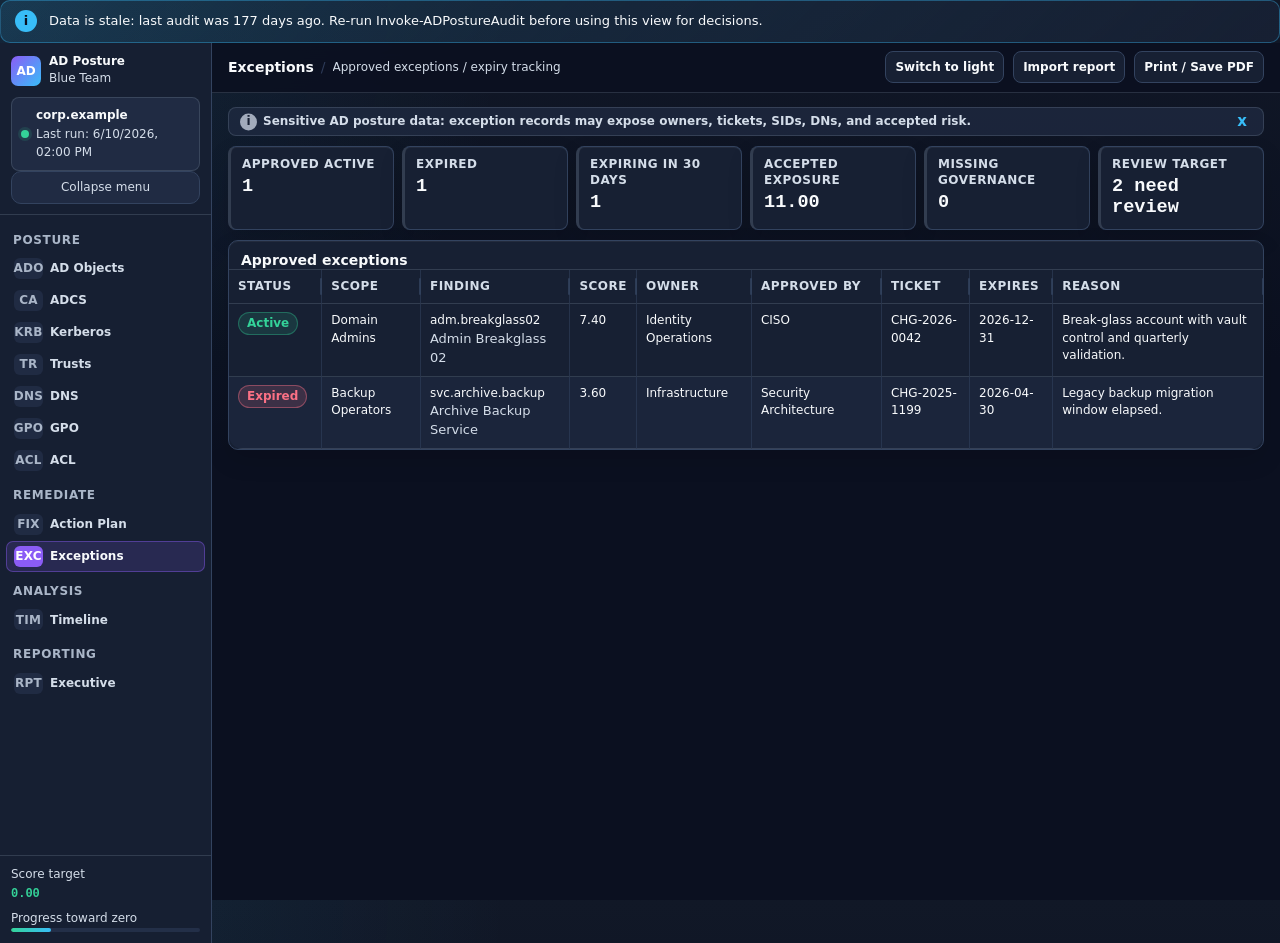
<file: dashboard/exceptions.html>
<!DOCTYPE html>
<html lang="en">
<head>
  <meta charset="UTF-8" />
  <meta name="viewport" content="width=device-width, initial-scale=1" />
  <meta name="referrer" content="no-referrer" />
  <meta http-equiv="Content-Security-Policy" content="default-src 'self'; script-src 'self'; style-src 'self' 'unsafe-inline'; img-src 'self' data:; object-src 'none'; base-uri 'none'; form-action 'none'" />
  <title>AD Posture - Exceptions</title>
  <link rel="stylesheet" href="styles-v2.css?v=1.3.0" />
</head>
<body data-page="exceptions.html">
<div class="shell">
  <aside class="sidebar">
    <div class="sb-header">
      <div class="sb-logo">
        <div class="sb-logo-icon">AD</div>
        <div>
          <div class="sb-logo-text">AD Posture</div>
          <div class="sb-logo-ver">Blue Team</div>
        </div>
      </div>
      <div class="sb-domain">
        <div class="sb-domain-dot"></div>
        <div>
          <div class="sb-domain-name" id="sb-domain">-</div>
          <div class="sb-domain-sub" id="sb-lastrun">Last run: -</div>
        </div>
      </div>
    </div>
    <div class="sb-nav">
      <div class="sb-section-label">Posture</div>
      <a class="sb-item" href="objects.html"><span class="sb-icon">ADO</span><span>AD Objects</span></a>
      <a class="sb-item" href="adcs.html"><span class="sb-icon">CA</span><span>ADCS</span></a>
      <a class="sb-item" href="auth.html"><span class="sb-icon">KRB</span><span>Kerberos</span></a>
      <a class="sb-item" href="trusts.html"><span class="sb-icon">TR</span><span>Trusts</span></a>
      <a class="sb-item" href="dns.html"><span class="sb-icon">DNS</span><span>DNS</span></a>
      <a class="sb-item" href="gpo.html"><span class="sb-icon">GPO</span><span>GPO</span></a>
      <a class="sb-item" href="acl.html"><span class="sb-icon">ACL</span><span>ACL</span></a>
      <div class="sb-section-label">Remediate</div>
      <a class="sb-item" href="index.html"><span class="sb-icon">FIX</span><span>Action Plan</span></a>
      <a class="sb-item active" aria-current="page" href="exceptions.html"><span class="sb-icon">EXC</span><span>Exceptions</span></a>
      <div class="sb-section-label">Analysis</div>
      <a class="sb-item" href="timeline.html"><span class="sb-icon">TIM</span><span>Timeline</span></a>
      <div class="sb-section-label">Reporting</div>
      <a class="sb-item" href="executive.html"><span class="sb-icon">RPT</span><span>Executive</span></a>
    </div>
    <div class="sb-footer">
      <div class="sb-footer-label">Score target</div>
      <div class="sb-footer-val ok" id="sb-target">0.00</div>
      <div class="sb-footer-label">Progress toward zero</div>
      <div class="sb-progress-bar"><div class="sb-progress-fill" id="sb-progress" style="width:0%"></div></div>
    </div>
  </aside>
  <div class="main">
    <header class="topbar">
      <div class="topbar-left"><span class="page-title">Exceptions</span><span class="topbar-sep">/</span><span class="topbar-sub">Approved exceptions / expiry tracking</span></div>
      <div class="topbar-right"><label class="btn-icon">Import report<input type="file" id="exceptions-file" accept=".json" style="display:none" /></label><button type="button" class="btn-icon" id="exceptions-print">Print / Save PDF</button></div>
    </header>
    <main class="content">
      <div class="alert" id="exceptions-hint">Loading audit report...</div>
          <div class="security-banner">Sensitive AD posture data: exception records may expose owners, tickets, SIDs, DNs, and accepted risk.</div>
          <section class="grid">
            <div class="card"><h3>Approved active</h3><div class="value" id="exc-active">-</div></div>
            <div class="card"><h3>Expired</h3><div class="value" id="exc-expired">-</div></div>
            <div class="card"><h3>Expiring in 30 days</h3><div class="value" id="exc-expiring">-</div></div>
            <div class="card"><h3>Accepted exposure</h3><div class="value" id="exc-score">-</div></div>
            <div class="card"><h3>Missing governance</h3><div class="value" id="exc-missing">-</div></div>
            <div class="card"><h3>Review target</h3><div class="value" id="exc-review-target">-</div></div>
          </section>

          <section class="panel">
            <h2>Approved exceptions</h2>
            <div class="table-scroll compact-table-scroll">
              <table id="exceptions-review-table" class="exceptions-table">
                <thead>
                  <tr><th class="sortable">Status</th><th class="sortable">Scope</th><th class="sortable">Finding</th><th class="sortable">Score</th><th class="sortable">Owner</th><th class="sortable">Approved by</th><th class="sortable">Ticket</th><th class="sortable">Expires</th><th class="sortable">Reason</th></tr>
                </thead>
                <tbody></tbody>
              </table>
            </div>
          </section>
    </main>
  </div>
</div>
  <script src="dashboard-data.js"></script>
  <script src="demo-data.js?v=1.3.0"></script>
  <script src="shared.js?v=1.3.0"></script>
  <script src="exceptions.js?v=1.3.0"></script>
  <script src="table-tools.js?v=1.3.0"></script>
</body>
</html>
</file>
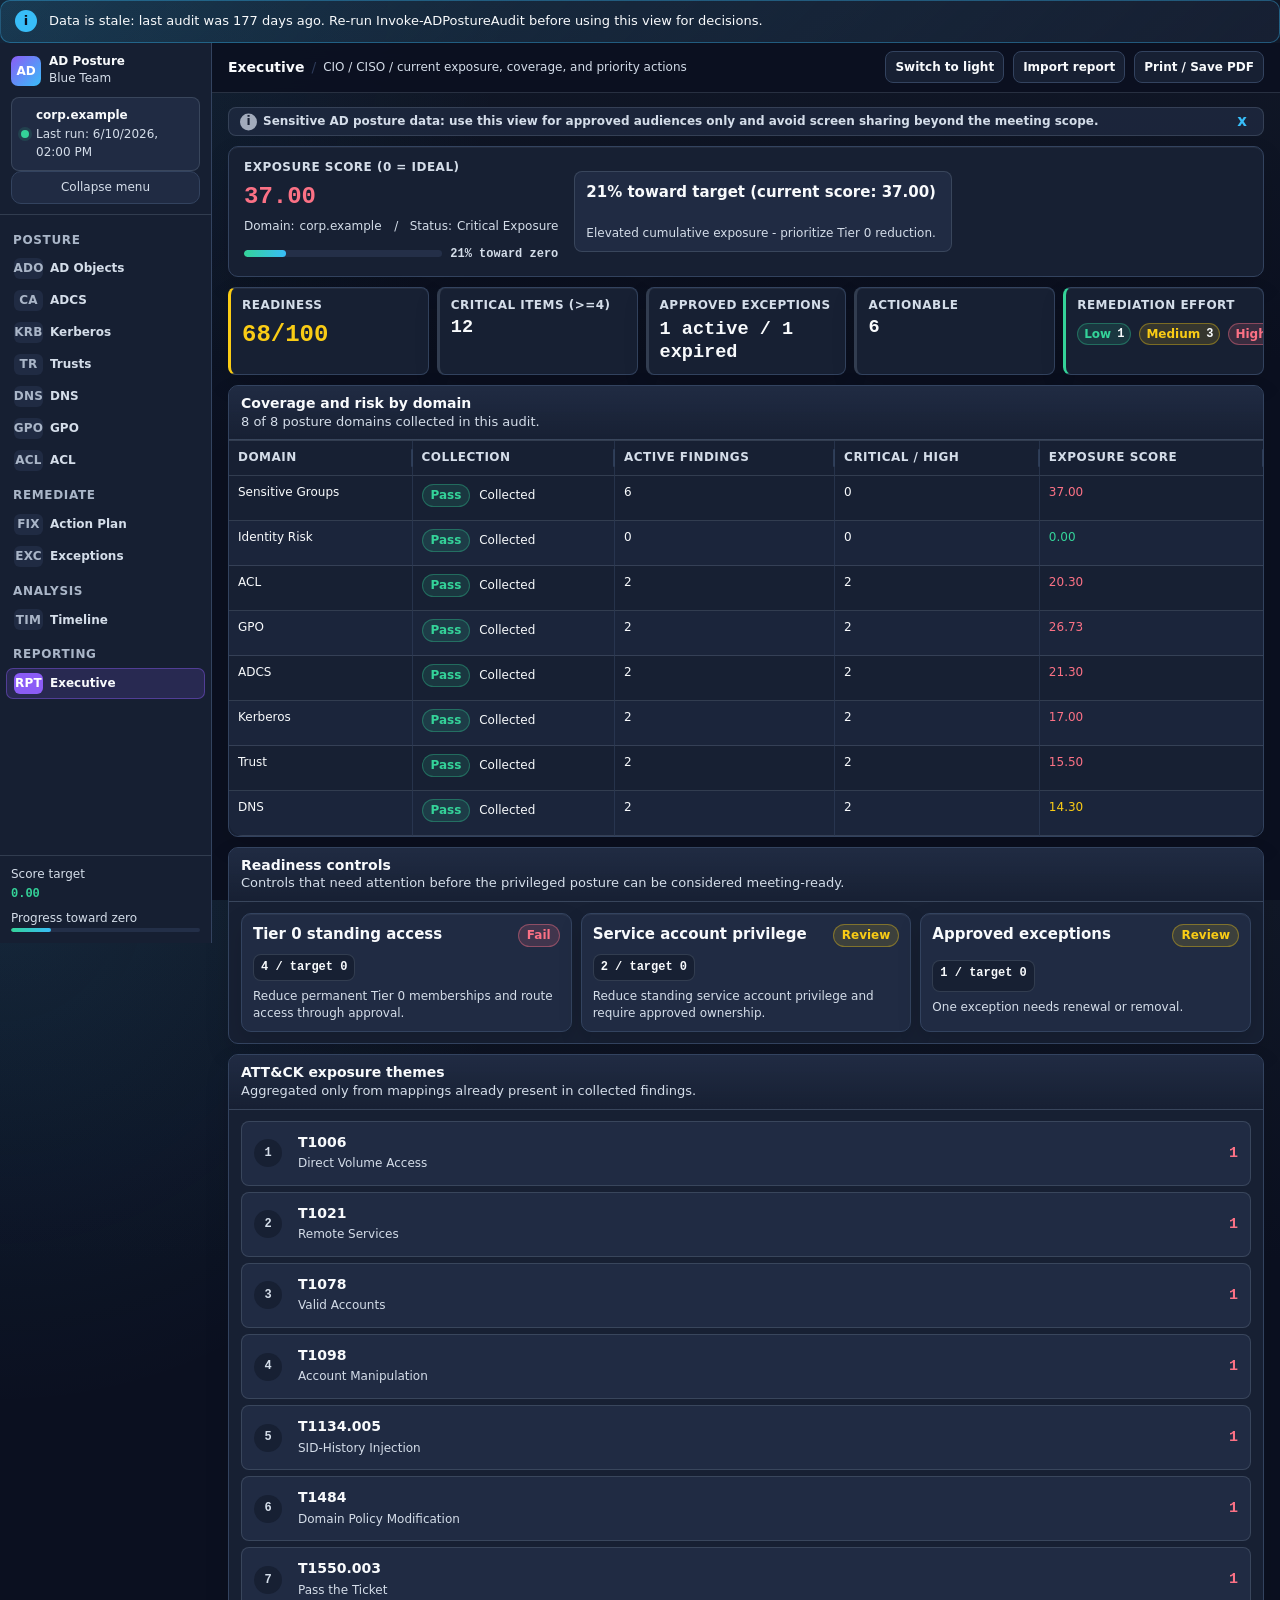
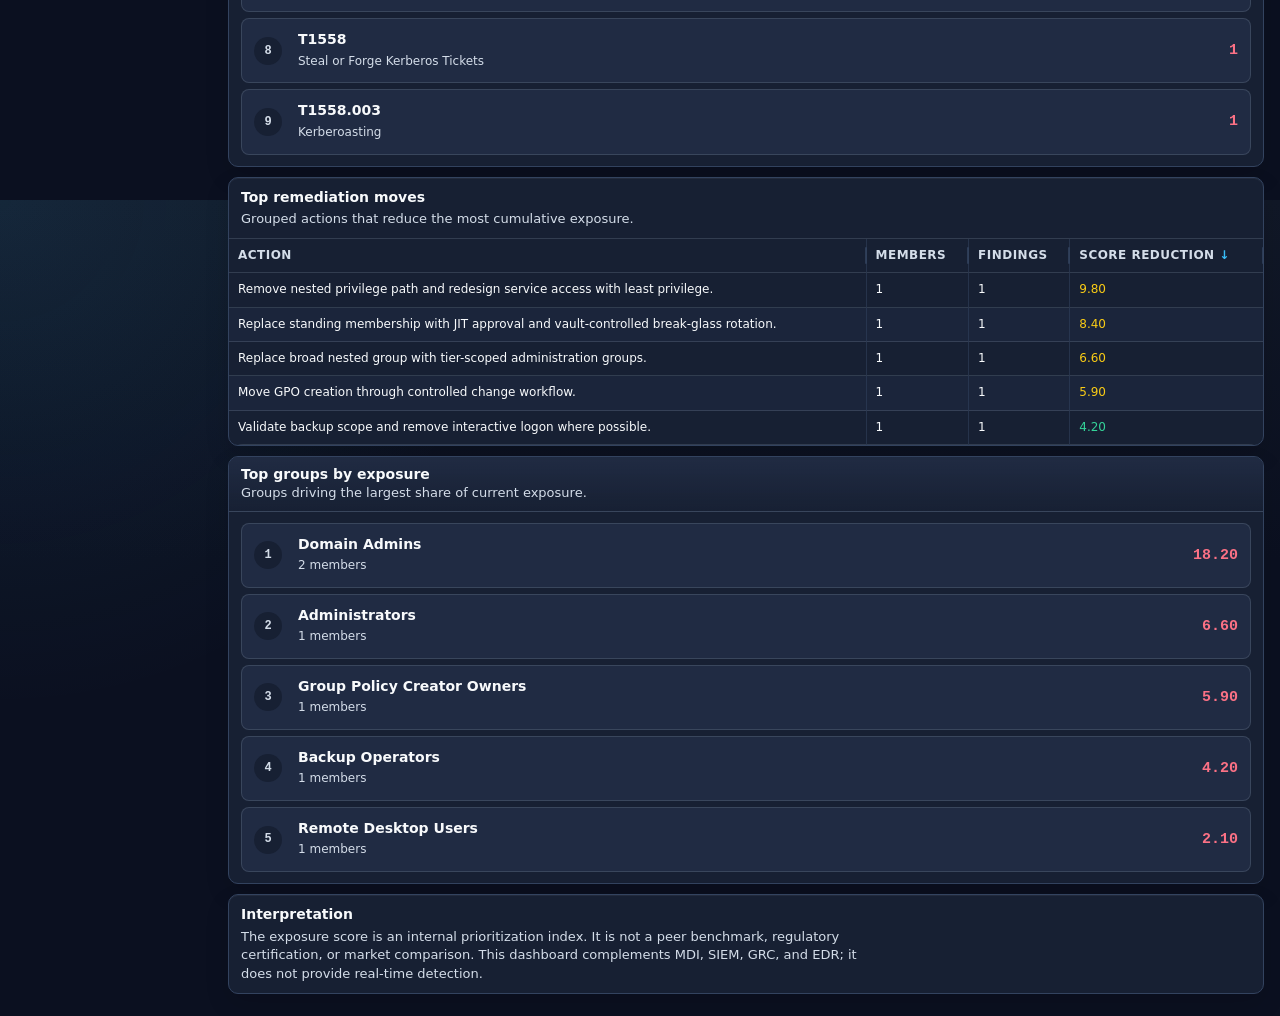
<file: dashboard/executive.html>
<!DOCTYPE html>
<html lang="en">
<head>
  <meta charset="UTF-8" />
  <meta name="viewport" content="width=device-width, initial-scale=1" />
  <meta name="referrer" content="no-referrer" />
  <meta http-equiv="Content-Security-Policy" content="default-src 'self'; script-src 'self'; style-src 'self' 'unsafe-inline'; img-src 'self' data:; object-src 'none'; base-uri 'none'; form-action 'none'" />
  <title>AD Posture - Executive</title>
  <link rel="stylesheet" href="styles-v2.css?v=1.3.0" />
</head>
<body data-page="executive.html">
<div class="shell">
  <aside class="sidebar">
    <div class="sb-header">
      <div class="sb-logo">
        <div class="sb-logo-icon">AD</div>
        <div>
          <div class="sb-logo-text">AD Posture</div>
          <div class="sb-logo-ver">Blue Team</div>
        </div>
      </div>
      <div class="sb-domain">
        <div class="sb-domain-dot"></div>
        <div>
          <div class="sb-domain-name" id="sb-domain">-</div>
          <div class="sb-domain-sub" id="sb-lastrun">Last run: -</div>
        </div>
      </div>
    </div>
    <div class="sb-nav">
      <div class="sb-section-label">Posture</div>
      <a class="sb-item" href="objects.html"><span class="sb-icon">ADO</span><span>AD Objects</span></a>
      <a class="sb-item" href="adcs.html"><span class="sb-icon">CA</span><span>ADCS</span></a>
      <a class="sb-item" href="auth.html"><span class="sb-icon">KRB</span><span>Kerberos</span></a>
      <a class="sb-item" href="trusts.html"><span class="sb-icon">TR</span><span>Trusts</span></a>
      <a class="sb-item" href="dns.html"><span class="sb-icon">DNS</span><span>DNS</span></a>
      <a class="sb-item" href="gpo.html"><span class="sb-icon">GPO</span><span>GPO</span></a>
      <a class="sb-item" href="acl.html"><span class="sb-icon">ACL</span><span>ACL</span></a>
      <div class="sb-section-label">Remediate</div>
      <a class="sb-item" href="index.html"><span class="sb-icon">FIX</span><span>Action Plan</span></a>
      <a class="sb-item" href="exceptions.html"><span class="sb-icon">EXC</span><span>Exceptions</span></a>
      <div class="sb-section-label">Analysis</div>
      <a class="sb-item" href="timeline.html"><span class="sb-icon">TIM</span><span>Timeline</span></a>
      <div class="sb-section-label">Reporting</div>
      <a class="sb-item active" aria-current="page" href="executive.html"><span class="sb-icon">RPT</span><span>Executive</span></a>
    </div>
    <div class="sb-footer">
      <div class="sb-footer-label">Score target</div>
      <div class="sb-footer-val ok" id="sb-target">0.00</div>
      <div class="sb-footer-label">Progress toward zero</div>
      <div class="sb-progress-bar"><div class="sb-progress-fill" id="sb-progress" style="width:0%"></div></div>
    </div>
  </aside>
  <div class="main">
    <header class="topbar">
      <div class="topbar-left"><span class="page-title">Executive</span><span class="topbar-sep">/</span><span class="topbar-sub">CIO / CISO / current exposure, coverage, and priority actions</span></div>
      <div class="topbar-right"><label class="btn-icon">Import report<input type="file" id="exec-file" accept=".json" style="display:none" /></label><button type="button" class="btn-icon" id="exec-print">Print / Save PDF</button></div>
    </header>
    <main class="content">
      <div class="alert" id="exec-hint">Loading executive summary...</div>
      <div class="security-banner">Sensitive AD posture data: use this view for approved audiences only and avoid screen sharing beyond the meeting scope.</div>
      <div class="score-hero">
                <div class="score-info">
          <div class="score-kpi-label">Exposure score (0 = ideal)</div>
          <div class="score-kpi-val" id="exec-score">-</div>
          <div class="score-kpi-sub">Domain: <span id="exec-domain">-</span> &nbsp; / &nbsp; Status: <span id="exec-status">-</span></div>
          <div class="score-progress-wrap"><div class="score-progress-bar"><div class="score-progress-fill" id="score-progress-fill"></div></div><span class="score-progress-pct" id="score-progress-pct">-</span></div>
        </div>
        <div class="executive-brief">
          <span class="panel-sub" id="exec-progress-label">Calculating progress...</span>
          <div class="chart-bar"><span id="exec-progress" style="width:0%;background:var(--ok)"></span></div>
          <p class="sub" id="exec-message">Loading current posture narrative...</p>
        </div>
      </div>
      <div class="kpi-grid">
        <div class="kpi-card"><div class="kpi-label">Readiness</div><div class="kpi-val" id="exec-readiness">-</div></div>
        <div class="kpi-card"><div class="kpi-label">Critical items (&gt;=4)</div><div class="kpi-val" id="exec-critical">-</div></div>
        <div class="kpi-card kpi-card-compact"><div class="kpi-label">Approved exceptions</div><div class="kpi-val value-sm" id="exec-exceptions">-</div></div>
        <div class="kpi-card"><div class="kpi-label">Actionable</div><div class="kpi-val" id="exec-actionable">-</div></div>
        <div class="kpi-card executive-remediation">
          <div class="kpi-label">Remediation effort</div>
          <div class="metric-composite">
            <span class="metric-chip ok">Low <strong id="exec-low">0</strong></span>
            <span class="metric-chip warn">Medium <strong id="exec-med">0</strong></span>
            <span class="metric-chip danger">High <strong id="exec-high">0</strong></span>
          </div>
        </div>
      </div>
      <section class="panel">
        <div class="panel-title-row">
          <div><h2>Coverage and risk by domain</h2><p class="sub" id="exec-coverage-summary" style="margin:0">Collection coverage for this audit.</p></div>
        </div>
        <div class="table-scroll compact-table-scroll">
          <table id="exec-posture-table"><thead><tr><th>Domain</th><th>Collection</th><th>Active findings</th><th>Critical / high</th><th>Exposure score</th></tr></thead><tbody id="exec-posture-body"></tbody></table>
        </div>
      </section>
      <section class="panel">
      <div class="panel-title-row">
        <div>
          <h2>Readiness controls</h2>
          <p class="sub" style="margin:0">Controls that need attention before the privileged posture can be considered meeting-ready.</p>
        </div>
      </div>
      <div class="scorecard-grid" id="exec-readiness-controls"></div>
    </section>

    <section class="panel">
      <div class="panel-title-row">
        <div><h2>ATT&amp;CK exposure themes</h2><p class="sub" style="margin:0">Aggregated only from mappings already present in collected findings.</p></div>
      </div>
      <div id="exec-mitre" class="rank-list"></div>
    </section>

    <section class="panel">
      <h2>Top remediation moves</h2>
      <p class="sub" style="margin:0 0 0.75rem">Grouped actions that reduce the most cumulative exposure.</p>
      <div class="table-scroll compact-table-scroll">
        <table class="actions-table" id="exec-actions-table">
          <thead><tr><th class="sortable">Action</th><th class="sortable">Members</th><th class="sortable">Findings</th><th class="sortable sorted-desc">Score reduction</th></tr></thead>
          <tbody id="exec-actions"></tbody>
        </table>
      </div>
    </section>

      <section class="panel">
      <div class="panel-title-row">
        <div>
          <h2>Top groups by exposure</h2>
          <p class="sub" style="margin:0">Groups driving the largest share of current exposure.</p>
        </div>
      </div>
      <div id="exec-top-groups" class="rank-list"></div>
    </section>
    <section class="panel executive-methodology">
      <h2>Interpretation</h2>
      <p class="sub">The exposure score is an internal prioritization index. It is not a peer benchmark, regulatory certification, or market comparison. This dashboard complements MDI, SIEM, GRC, and EDR; it does not provide real-time detection.</p>
    </section>
    </main>
  </div>
</div>
  <script src="dashboard-data.js"></script>
  <script src="demo-data.js?v=1.3.0"></script>
  <script src="shared.js?v=1.3.0"></script>
  <script src="executive.js?v=1.3.0"></script>
  <script src="table-tools.js?v=1.3.0"></script>
</body>
</html>
</file>
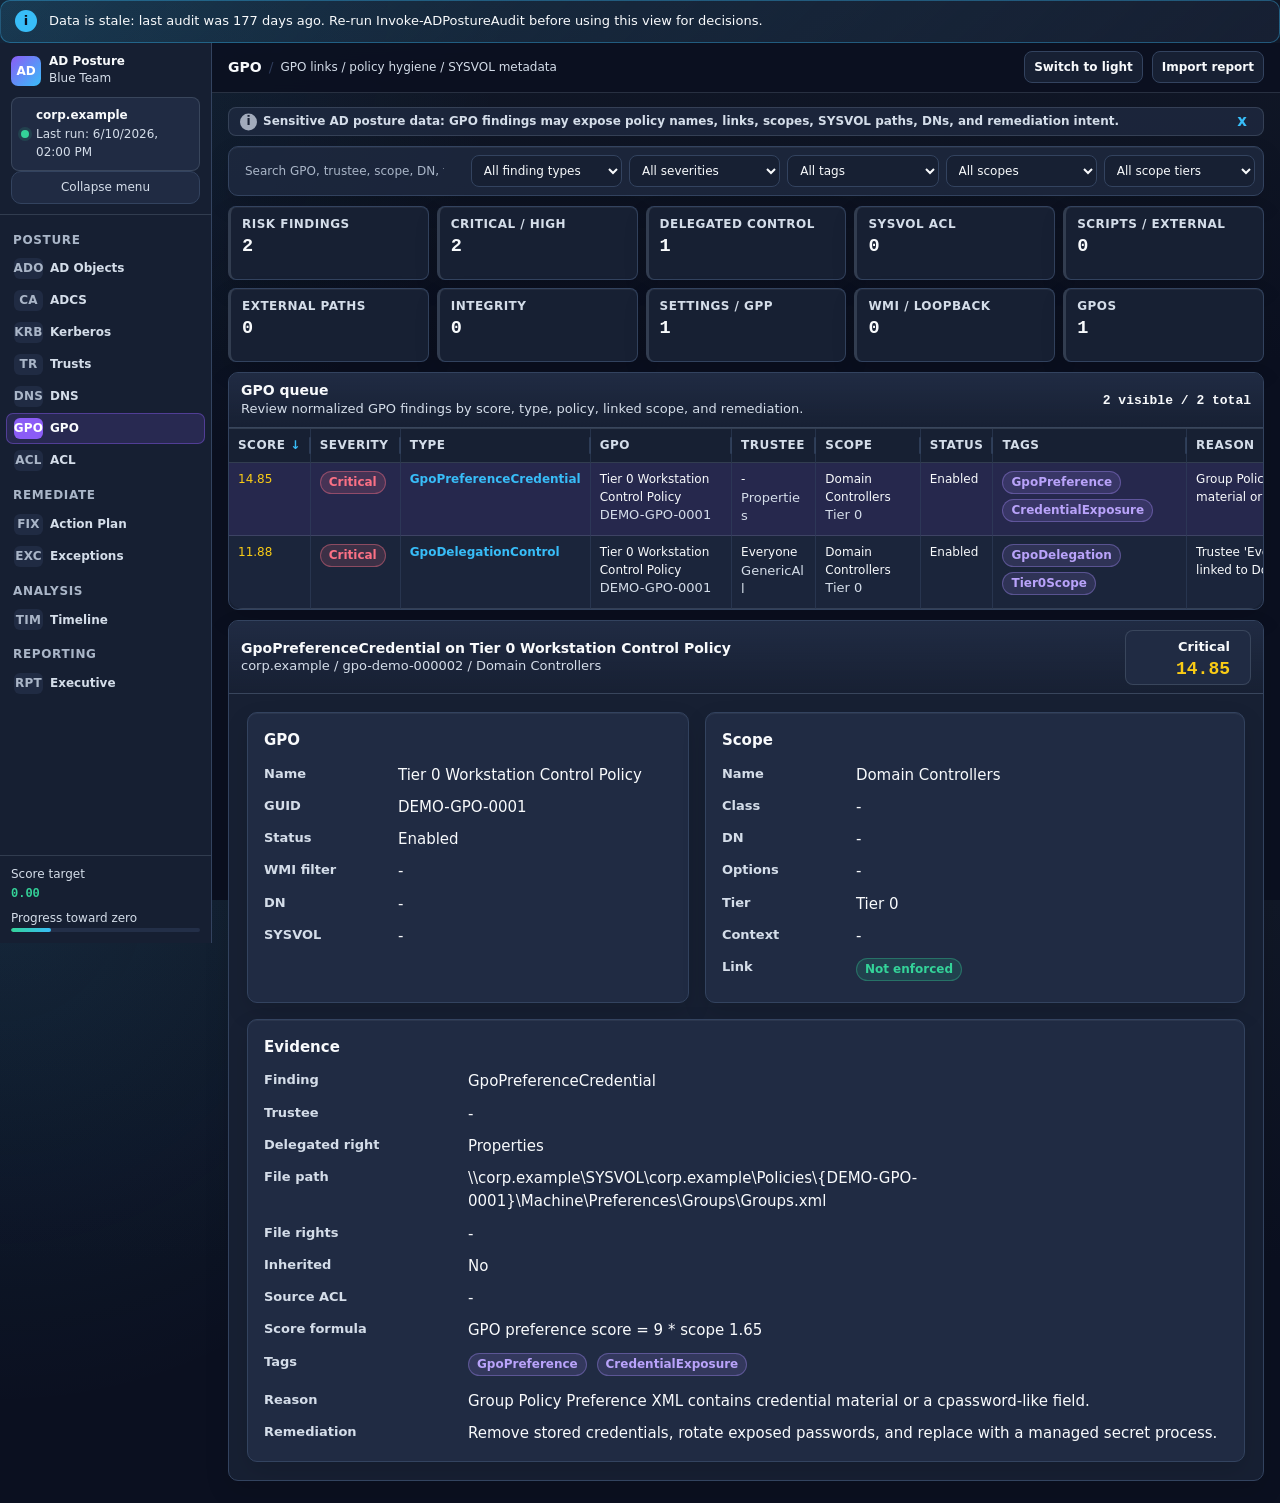
<file: dashboard/gpo.html>
<!DOCTYPE html>
<html lang="en">
<head>
  <meta charset="UTF-8" />
  <meta name="viewport" content="width=device-width, initial-scale=1" />
  <meta name="referrer" content="no-referrer" />
  <meta http-equiv="Content-Security-Policy" content="default-src 'self'; script-src 'self'; style-src 'self' 'unsafe-inline'; img-src 'self' data:; object-src 'none'; base-uri 'none'; form-action 'none'" />
  <title>AD Posture - GPO Posture</title>
  <link rel="stylesheet" href="styles-v2.css?v=1.3.0" />
</head>
<body data-page="gpo.html">
<div class="shell">
  <aside class="sidebar">
    <div class="sb-header">
      <div class="sb-logo">
        <div class="sb-logo-icon">AD</div>
        <div>
          <div class="sb-logo-text">AD Posture</div>
          <div class="sb-logo-ver">Blue Team</div>
        </div>
      </div>
      <div class="sb-domain">
        <div class="sb-domain-dot"></div>
        <div>
          <div class="sb-domain-name" id="sb-domain">-</div>
          <div class="sb-domain-sub" id="sb-lastrun">Last run: -</div>
        </div>
      </div>
    </div>
    <div class="sb-nav">
      <div class="sb-section-label">Posture</div>
      <a class="sb-item" href="objects.html"><span class="sb-icon">ADO</span><span>AD Objects</span></a>
      <a class="sb-item" href="adcs.html"><span class="sb-icon">CA</span><span>ADCS</span></a>
      <a class="sb-item" href="auth.html"><span class="sb-icon">KRB</span><span>Kerberos</span></a>
      <a class="sb-item" href="trusts.html"><span class="sb-icon">TR</span><span>Trusts</span></a>
      <a class="sb-item" href="dns.html"><span class="sb-icon">DNS</span><span>DNS</span></a>
      <a class="sb-item active" aria-current="page" href="gpo.html"><span class="sb-icon">GPO</span><span>GPO</span></a>
      <a class="sb-item" href="acl.html"><span class="sb-icon">ACL</span><span>ACL</span></a>
      <div class="sb-section-label">Remediate</div>
      <a class="sb-item" href="index.html"><span class="sb-icon">FIX</span><span>Action Plan</span></a>
      <a class="sb-item" href="exceptions.html"><span class="sb-icon">EXC</span><span>Exceptions</span></a>
      <div class="sb-section-label">Analysis</div>
      <a class="sb-item" href="timeline.html"><span class="sb-icon">TIM</span><span>Timeline</span></a>
      <div class="sb-section-label">Reporting</div>
      <a class="sb-item" href="executive.html"><span class="sb-icon">RPT</span><span>Executive</span></a>
    </div>
    <div class="sb-footer">
      <div class="sb-footer-label">Score target</div>
      <div class="sb-footer-val ok" id="sb-target">0.00</div>
      <div class="sb-footer-label">Progress toward zero</div>
      <div class="sb-progress-bar"><div class="sb-progress-fill" id="sb-progress" style="width:0%"></div></div>
    </div>
  </aside>
  <div class="main">
    <header class="topbar">
      <div class="topbar-left"><span class="page-title">GPO</span><span class="topbar-sep">/</span><span class="topbar-sub">GPO links / policy hygiene / SYSVOL metadata</span></div>
      <div class="topbar-right"><label class="btn-icon">Import report<input type="file" id="gpo-file" accept=".json" style="display:none" /></label></div>
    </header>
    <main class="content">
      <div class="alert" id="gpo-hint">Loading audit report...</div>
          <div class="security-banner">Sensitive AD posture data: GPO findings may expose policy names, links, scopes, SYSVOL paths, DNs, and remediation intent.</div>
      
          <div class="toolbar gpo-toolbar"><input type="search" id="gpo-search" placeholder="Search GPO, trustee, scope, DN, tag, reason..." />
            <select id="gpo-type"><option value="">All finding types</option></select>
            <select id="gpo-severity"><option value="">All severities</option></select>
            <select id="gpo-tag"><option value="">All tags</option></select>
            <select id="gpo-scope"><option value="">All scopes</option></select>
            <select id="gpo-scope-tier"><option value="">All scope tiers</option></select>
            <button type="button" id="gpo-clear" class="btn-clear-filters" aria-label="Clear all GPO filters">Clear filters</button>
          </div>
      
          <section class="grid">
            <div class="card"><h3>Risk findings</h3><div class="value" id="gpo-count">-</div></div>
            <div class="card"><h3>Critical / high</h3><div class="value" id="gpo-critical">-</div></div>
            <div class="card"><h3>Delegated control</h3><div class="value" id="gpo-delegated">-</div></div>
            <div class="card"><h3>SYSVOL ACL</h3><div class="value" id="gpo-sysvol-acl">-</div></div>
            <div class="card"><h3>Scripts / external</h3><div class="value" id="gpo-script-paths">-</div></div>
            <div class="card"><h3>External paths</h3><div class="value" id="gpo-external-paths">-</div></div>
            <div class="card"><h3>Integrity</h3><div class="value" id="gpo-integrity">-</div></div>
            <div class="card"><h3>Settings / GPP</h3><div class="value" id="gpo-settings-gpp">-</div></div>
            <div class="card"><h3>WMI / loopback</h3><div class="value" id="gpo-wmi-loopback">-</div></div>
            <div class="card"><h3>GPOs</h3><div class="value" id="gpo-unique">-</div></div>
          </section>
      
          <section class="panel focus-panel">
            <div class="panel-title-row">
              <div>
                <h2>GPO queue</h2>
                <p class="sub" style="margin:0">Review normalized GPO findings by score, type, policy, linked scope, and remediation.</p>
              </div>
              <div class="insight-summary" id="gpo-summary">-</div>
            </div>
            <div class="table-scroll gpo-table-scroll">
              <table id="gpo-table" class="gpo-table">
                <thead>
                  <tr>
                    <th class="sortable sorted-desc" data-sort="RiskScore">Score</th>
                    <th class="sortable" data-sort="Severity">Severity</th>
                    <th class="sortable" data-sort="FindingType">Type</th>
                    <th class="sortable" data-sort="GpoName">GPO</th>
                    <th class="sortable" data-sort="TrusteeName">Trustee</th>
                    <th class="sortable" data-sort="ScopeName">Scope</th>
                    <th>Status</th>
                    <th>Tags</th>
                    <th>Reason</th>
                  </tr>
                </thead>
                <tbody></tbody>
              </table>
            </div>
          </section>
      
          <section class="panel object-profile" id="gpo-profile">
            <div class="panel-title-row">
              <div>
                <h2 id="gpo-profile-title">GPO finding</h2>
                <p class="sub" id="gpo-profile-subtitle" style="margin:0">Select a row from the queue.</p>
              </div>
              <div class="readiness-meter" id="gpo-profile-score">-</div>
            </div>
            <div id="gpo-profile-body" class="empty-state">No GPO finding selected.</div>
          </section>
    </main>
  </div>
</div>
  <script src="dashboard-data.js"></script>
  <script src="demo-data.js?v=1.3.0"></script>
  <script src="shared.js?v=1.3.0"></script>
  <script src="gpo.js?v=1.3.0"></script>
  <script src="table-tools.js?v=1.3.0"></script>
</body>
</html>
</file>
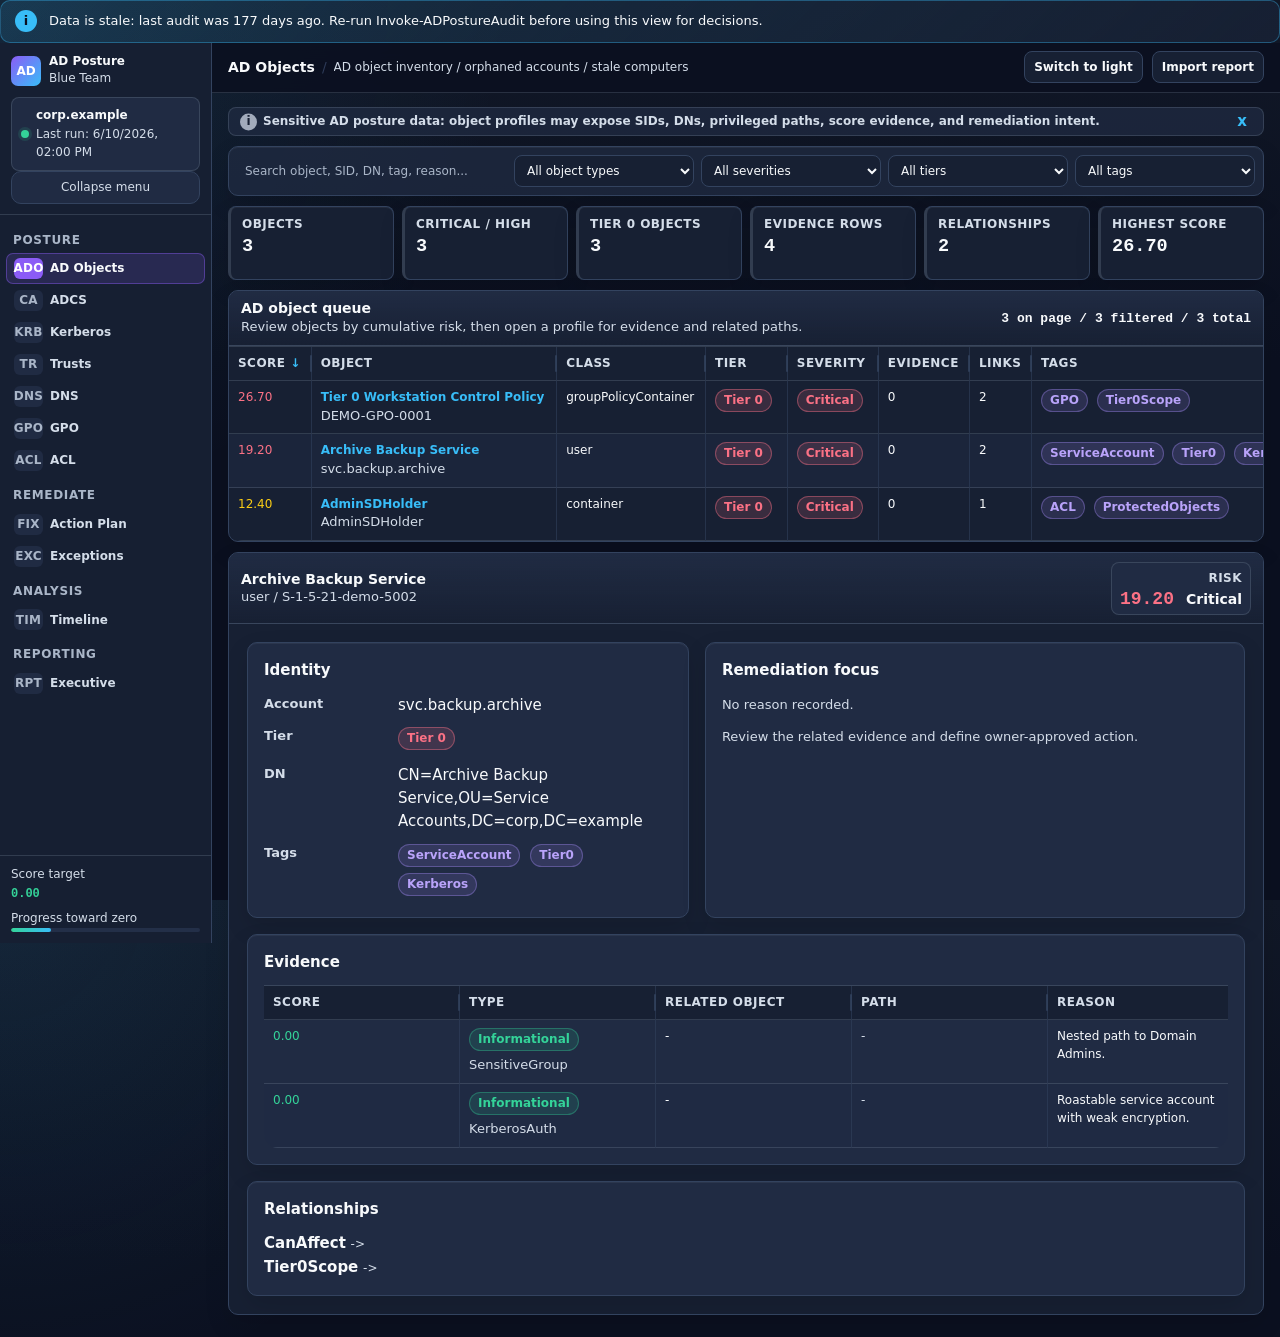
<file: dashboard/objects.html>
<!DOCTYPE html>
<html lang="en">
<head>
  <meta charset="UTF-8" />
  <meta name="viewport" content="width=device-width, initial-scale=1" />
  <meta name="referrer" content="no-referrer" />
  <meta http-equiv="Content-Security-Policy" content="default-src 'self'; script-src 'self'; style-src 'self' 'unsafe-inline'; img-src 'self' data:; object-src 'none'; base-uri 'none'; form-action 'none'" />
  <title>AD Posture - Objects</title>
  <link rel="stylesheet" href="styles-v2.css?v=1.3.0" />
</head>
<body data-page="objects.html">
<div class="shell">
  <aside class="sidebar">
    <div class="sb-header">
      <div class="sb-logo">
        <div class="sb-logo-icon">AD</div>
        <div>
          <div class="sb-logo-text">AD Posture</div>
          <div class="sb-logo-ver">Blue Team</div>
        </div>
      </div>
      <div class="sb-domain">
        <div class="sb-domain-dot"></div>
        <div>
          <div class="sb-domain-name" id="sb-domain">-</div>
          <div class="sb-domain-sub" id="sb-lastrun">Last run: -</div>
        </div>
      </div>
    </div>
    <div class="sb-nav">
      <div class="sb-section-label">Posture</div>
      <a class="sb-item active" aria-current="page" href="objects.html"><span class="sb-icon">ADO</span><span>AD Objects</span></a>
      <a class="sb-item" href="adcs.html"><span class="sb-icon">CA</span><span>ADCS</span></a>
      <a class="sb-item" href="auth.html"><span class="sb-icon">KRB</span><span>Kerberos</span></a>
      <a class="sb-item" href="trusts.html"><span class="sb-icon">TR</span><span>Trusts</span></a>
      <a class="sb-item" href="dns.html"><span class="sb-icon">DNS</span><span>DNS</span></a>
      <a class="sb-item" href="gpo.html"><span class="sb-icon">GPO</span><span>GPO</span></a>
      <a class="sb-item" href="acl.html"><span class="sb-icon">ACL</span><span>ACL</span></a>
      <div class="sb-section-label">Remediate</div>
      <a class="sb-item" href="index.html"><span class="sb-icon">FIX</span><span>Action Plan</span></a>
      <a class="sb-item" href="exceptions.html"><span class="sb-icon">EXC</span><span>Exceptions</span></a>
      <div class="sb-section-label">Analysis</div>
      <a class="sb-item" href="timeline.html"><span class="sb-icon">TIM</span><span>Timeline</span></a>
      <div class="sb-section-label">Reporting</div>
      <a class="sb-item" href="executive.html"><span class="sb-icon">RPT</span><span>Executive</span></a>
    </div>
    <div class="sb-footer">
      <div class="sb-footer-label">Score target</div>
      <div class="sb-footer-val ok" id="sb-target">0.00</div>
      <div class="sb-footer-label">Progress toward zero</div>
      <div class="sb-progress-bar"><div class="sb-progress-fill" id="sb-progress" style="width:0%"></div></div>
    </div>
  </aside>
  <div class="main">
    <header class="topbar">
      <div class="topbar-left"><span class="page-title">AD Objects</span><span class="topbar-sep">/</span><span class="topbar-sub">AD object inventory / orphaned accounts / stale computers</span></div>
      <div class="topbar-right"><label class="btn-icon">Import report<input type="file" id="objects-file" accept=".json" style="display:none" /></label></div>
    </header>
    <main class="content">
      <div class="alert" id="objects-hint">Loading audit report...</div>
          <div class="security-banner">Sensitive AD posture data: object profiles may expose SIDs, DNs, privileged paths, score evidence, and remediation intent.</div>
      
          <div class="toolbar object-toolbar"><input type="search" id="object-search" placeholder="Search object, SID, DN, tag, reason..." />
            <select id="object-type"><option value="">All object types</option></select>
            <select id="object-severity"><option value="">All severities</option></select>
            <select id="object-tier"><option value="">All tiers</option></select>
            <select id="object-tag"><option value="">All tags</option></select>
          </div>
      
          <section class="grid">
            <div class="card"><h3>Objects</h3><div class="value" id="obj-count">-</div></div>
            <div class="card"><h3>Critical / high</h3><div class="value" id="obj-critical">-</div></div>
            <div class="card"><h3>Tier 0 objects</h3><div class="value" id="obj-tier0">-</div></div>
            <div class="card"><h3>Evidence rows</h3><div class="value" id="obj-evidence">-</div></div>
            <div class="card"><h3>Relationships</h3><div class="value" id="obj-relationships">-</div></div>
            <div class="card"><h3>Highest score</h3><div class="value" id="obj-highest">-</div></div>
          </section>
      
          <section class="panel focus-panel">
            <div class="panel-title-row">
              <div>
                <h2>AD object queue</h2>
                <p class="sub" style="margin:0">Review objects by cumulative risk, then open a profile for evidence and related paths.</p>
              </div>
              <div class="insight-summary" id="object-summary">-</div>
            </div>
            <div class="table-scroll object-table-scroll">
              <table id="objects-table" class="objects-table">
                <thead>
                  <tr>
                    <th class="sortable sorted-desc" data-sort="RiskScore">Score</th>
                    <th class="sortable" data-sort="DisplayName">Object</th>
                    <th class="sortable" data-sort="ObjectClass">Class</th>
                    <th class="sortable" data-sort="PrivilegeTier">Tier</th>
                    <th class="sortable" data-sort="Severity">Severity</th>
                    <th class="sortable" data-sort="EvidenceCount">Evidence</th>
                    <th class="sortable" data-sort="RelationshipCount">Links</th>
                    <th>Tags</th>
                    <th>Reason</th>
                  </tr>
                </thead>
                <tbody></tbody>
              </table>
            </div>
            <div class="table-pagination" id="object-pagination">
              <button type="button" class="btn-icon" id="object-prev" aria-label="Previous page">Previous</button>
              <span class="sub" id="object-page-status">Page 1</span>
              <button type="button" class="btn-icon" id="object-next" aria-label="Next page">Next</button>
            </div>
          </section>
      
          <section class="panel object-profile" id="object-profile">
            <div class="panel-title-row">
              <div>
                <h2 id="profile-title">AD object profile</h2>
                <p class="sub" id="profile-subtitle" style="margin:0">Select an object from the queue.</p>
              </div>
              <div class="readiness-meter" id="profile-score">-</div>
            </div>
            <div id="profile-body" class="empty-state">No object selected.</div>
          </section>
    </main>
  </div>
</div>
  <script src="dashboard-data.js"></script>
  <script src="demo-data.js?v=1.3.0"></script>
  <script src="shared.js?v=1.3.0"></script>
  <script src="objects.js?v=1.3.0"></script>
  <script src="table-tools.js?v=1.3.0"></script>
</body>
</html>
</file>
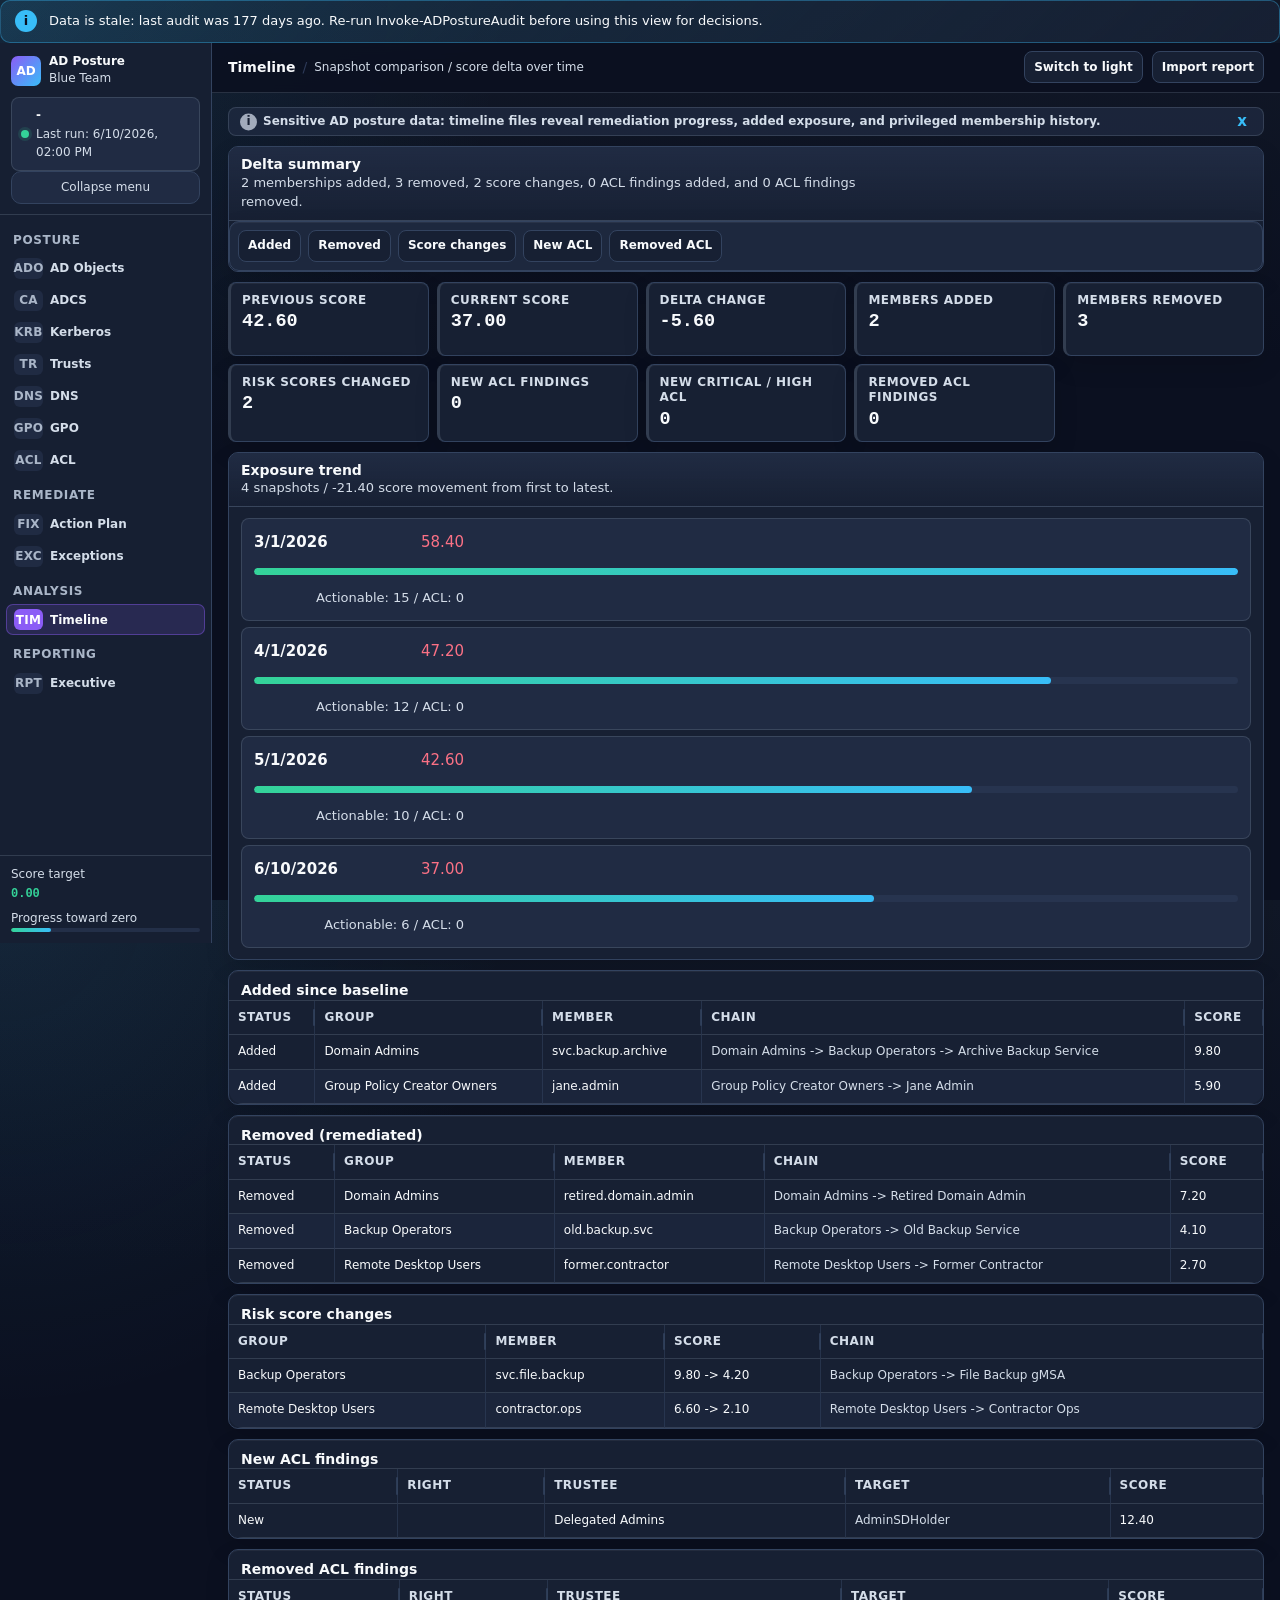
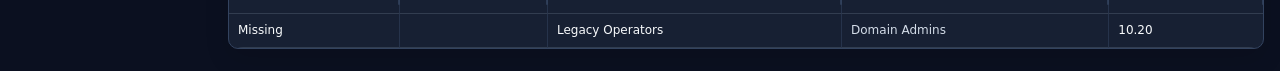
<file: dashboard/timeline.html>
<!DOCTYPE html>
<html lang="en">
<head>
  <meta charset="UTF-8" />
  <meta name="viewport" content="width=device-width, initial-scale=1" />
  <meta name="referrer" content="no-referrer" />
  <meta http-equiv="Content-Security-Policy" content="default-src 'self'; script-src 'self'; style-src 'self' 'unsafe-inline'; img-src 'self' data:; object-src 'none'; base-uri 'none'; form-action 'none'" />
  <title>AD Posture - Timeline</title>
  <link rel="stylesheet" href="styles-v2.css?v=1.3.0" />
</head>
<body data-page="timeline.html">
<div class="shell">
  <aside class="sidebar">
    <div class="sb-header">
      <div class="sb-logo">
        <div class="sb-logo-icon">AD</div>
        <div>
          <div class="sb-logo-text">AD Posture</div>
          <div class="sb-logo-ver">Blue Team</div>
        </div>
      </div>
      <div class="sb-domain">
        <div class="sb-domain-dot"></div>
        <div>
          <div class="sb-domain-name" id="sb-domain">-</div>
          <div class="sb-domain-sub" id="sb-lastrun">Last run: -</div>
        </div>
      </div>
    </div>
    <div class="sb-nav">
      <div class="sb-section-label">Posture</div>
      <a class="sb-item" href="objects.html"><span class="sb-icon">ADO</span><span>AD Objects</span></a>
      <a class="sb-item" href="adcs.html"><span class="sb-icon">CA</span><span>ADCS</span></a>
      <a class="sb-item" href="auth.html"><span class="sb-icon">KRB</span><span>Kerberos</span></a>
      <a class="sb-item" href="trusts.html"><span class="sb-icon">TR</span><span>Trusts</span></a>
      <a class="sb-item" href="dns.html"><span class="sb-icon">DNS</span><span>DNS</span></a>
      <a class="sb-item" href="gpo.html"><span class="sb-icon">GPO</span><span>GPO</span></a>
      <a class="sb-item" href="acl.html"><span class="sb-icon">ACL</span><span>ACL</span></a>
      <div class="sb-section-label">Remediate</div>
      <a class="sb-item" href="index.html"><span class="sb-icon">FIX</span><span>Action Plan</span></a>
      <a class="sb-item" href="exceptions.html"><span class="sb-icon">EXC</span><span>Exceptions</span></a>
      <div class="sb-section-label">Analysis</div>
      <a class="sb-item active" aria-current="page" href="timeline.html"><span class="sb-icon">TIM</span><span>Timeline</span></a>
      <div class="sb-section-label">Reporting</div>
      <a class="sb-item" href="executive.html"><span class="sb-icon">RPT</span><span>Executive</span></a>
    </div>
    <div class="sb-footer">
      <div class="sb-footer-label">Score target</div>
      <div class="sb-footer-val ok" id="sb-target">0.00</div>
      <div class="sb-footer-label">Progress toward zero</div>
      <div class="sb-progress-bar"><div class="sb-progress-fill" id="sb-progress" style="width:0%"></div></div>
    </div>
  </aside>
  <div class="main">
    <header class="topbar">
      <div class="topbar-left"><span class="page-title">Timeline</span><span class="topbar-sep">/</span><span class="topbar-sub">Snapshot comparison / score delta over time</span></div>
      <div class="topbar-right"><label class="btn-icon">Import report<input type="file" id="timeline-file" accept=".json" style="display:none" /></label></div>
    </header>
    <main class="content">
      <div class="alert" id="timeline-hint">Loading comparison...</div>
          <div class="security-banner">Sensitive AD posture data: timeline files reveal remediation progress, added exposure, and privileged membership history.</div>

          <div id="timeline-empty" class="empty-state" style="margin-bottom:1rem">
            <strong>No comparison data loaded.</strong>
            Timeline is refreshed automatically after the second successful audit.
            You can also load an existing <code>timeline-comparison.json</code>
            using the file picker above.
          </div>

          <section class="panel">
            <div class="panel-title-row">
              <div>
                <h2>Delta summary</h2>
                <p class="sub" id="timeline-delta-summary" style="margin:0">Load a comparison to summarize changes.</p>
              </div>
            </div>
            <nav class="toolbar timeline-jump" aria-label="Timeline result sections">
              <a class="btn-icon" href="#timeline-added">Added</a>
              <a class="btn-icon" href="#timeline-removed">Removed</a>
              <a class="btn-icon" href="#timeline-changed">Score changes</a>
              <a class="btn-icon" href="#timeline-acl-added">New ACL</a>
              <a class="btn-icon" href="#timeline-acl-removed">Removed ACL</a>
            </nav>
          </section>

          <section class="grid">
            <div class="card"><h3>Previous score</h3><div class="value" id="score-before">-</div></div>
            <div class="card"><h3>Current score</h3><div class="value" id="score-after">-</div></div>
            <div class="card"><h3>Delta change</h3><div class="value" id="score-delta">-</div></div>
            <div class="card"><h3>Members added</h3><div class="value" id="added-count">-</div></div>
            <div class="card"><h3>Members removed</h3><div class="value" id="removed-count">-</div></div>
            <div class="card"><h3>Risk scores changed</h3><div class="value" id="changed-count">-</div></div>
            <div class="card"><h3>New ACL findings</h3><div class="value" id="acl-added-count">-</div></div>
            <div class="card"><h3>New critical / high ACL</h3><div class="value" id="acl-new-high-count">-</div></div>
            <div class="card"><h3>Removed ACL findings</h3><div class="value" id="acl-removed-count">-</div></div>
          </section>

          <section class="panel">
            <div class="panel-title-row">
              <div>
                <h2>Exposure trend</h2>
                <p class="sub" id="timeline-summary" style="margin:0">Score movement across captured audits.</p>
              </div>
            </div>
            <div class="trend-bars" id="history-chart"></div>
          </section>

          <section class="panel" id="timeline-added">
            <h2>Added since baseline</h2>
            <div class="table-scroll compact-table-scroll">
              <table id="added-table" class="timeline-table"><thead><tr><th class="sortable">Status</th><th class="sortable">Group</th><th class="sortable">Member</th><th class="sortable">Chain</th><th class="sortable">Score</th></tr></thead><tbody></tbody></table>
            </div>
          </section>
          <section class="panel" id="timeline-removed">
            <h2>Removed (remediated)</h2>
            <div class="table-scroll compact-table-scroll">
              <table id="removed-table" class="timeline-table"><thead><tr><th class="sortable">Status</th><th class="sortable">Group</th><th class="sortable">Member</th><th class="sortable">Chain</th><th class="sortable">Score</th></tr></thead><tbody></tbody></table>
            </div>
          </section>
          <section class="panel" id="timeline-changed">
            <h2>Risk score changes</h2>
            <div class="table-scroll compact-table-scroll">
              <table id="changed-table" class="timeline-table timeline-table-changed"><thead><tr><th class="sortable">Group</th><th class="sortable">Member</th><th class="sortable">Score</th><th class="sortable">Chain</th></tr></thead><tbody></tbody></table>
            </div>
          </section>
          <section class="panel" id="timeline-acl-added">
            <h2>New ACL findings</h2>
            <div class="table-scroll compact-table-scroll">
              <table id="acl-added-table" class="timeline-table"><thead><tr><th class="sortable">Status</th><th class="sortable">Right</th><th class="sortable">Trustee</th><th class="sortable">Target</th><th class="sortable">Score</th></tr></thead><tbody></tbody></table>
            </div>
          </section>
          <section class="panel" id="timeline-acl-removed">
            <h2>Removed ACL findings</h2>
            <div class="table-scroll compact-table-scroll">
              <table id="acl-removed-table" class="timeline-table"><thead><tr><th class="sortable">Status</th><th class="sortable">Right</th><th class="sortable">Trustee</th><th class="sortable">Target</th><th class="sortable">Score</th></tr></thead><tbody></tbody></table>
            </div>
          </section>
    </main>
  </div>
</div>
  <script src="shared.js?v=1.3.0"></script>
  <script src="timeline-data.js"></script>
  <script src="demo-timeline-data.js"></script>
  <script src="timeline.js?v=1.3.0"></script>
  <script src="table-tools.js?v=1.3.0"></script>
</body>
</html>
</file>
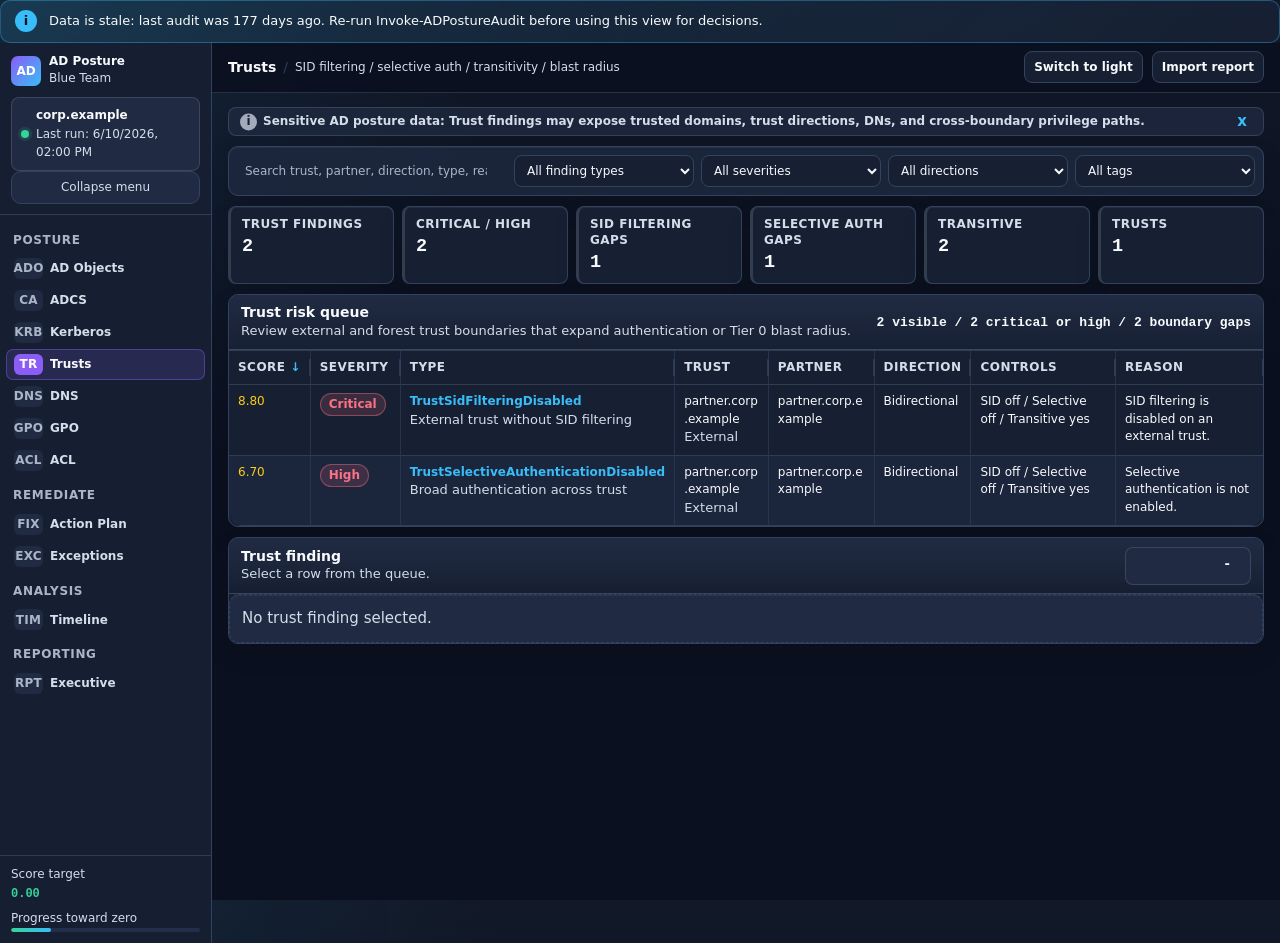
<file: dashboard/trust.html>
<!doctype html>
<html lang="en">
<head>
  <meta charset="utf-8" />
  <meta name="viewport" content="width=device-width, initial-scale=1" />
  <meta name="referrer" content="no-referrer" />
  <meta http-equiv="Content-Security-Policy" content="default-src 'self'; script-src 'self'; style-src 'self' 'unsafe-inline'; img-src 'self' data:; object-src 'none'; base-uri 'none'; form-action 'none'" />
  <meta http-equiv="refresh" content="0; url=trusts.html" />
  <title>AD Posture - Trusts</title>
  <link rel="stylesheet" href="styles-v2.css?v=1.3.0" />
</head>
<body data-page="trust.html">
  <main class="content" style="max-width:720px;margin:2rem auto">
    <section class="panel">
      <h1>Trusts moved</h1>
      <p class="sub">This entry now opens <a href="trusts.html">trusts.html</a>.</p>
    </section>
  </main>
</body>
</html>
</file>
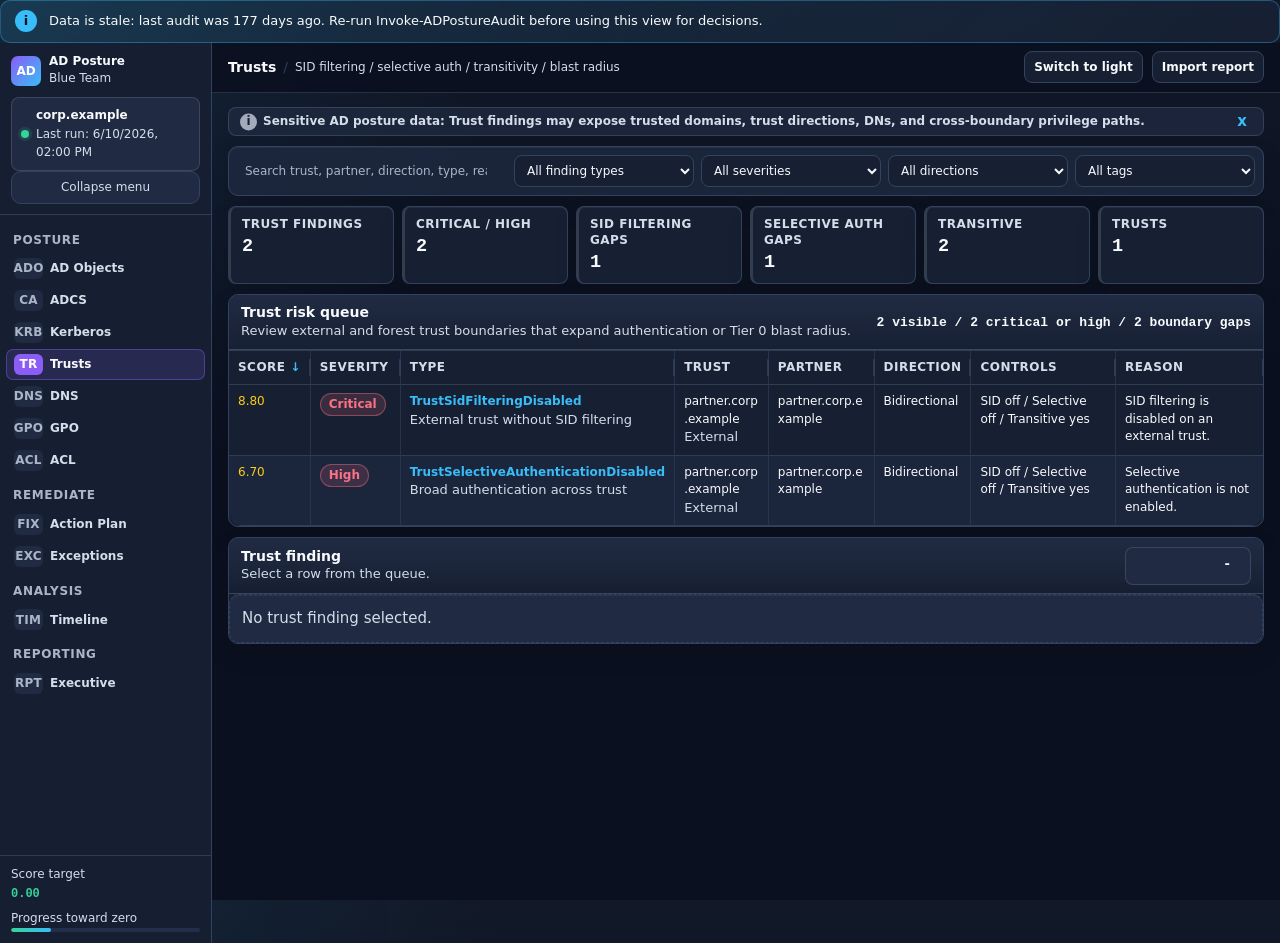
<file: dashboard/trusts.html>
<!doctype html>
<html lang="en">
<head>
  <meta charset="utf-8" />
  <meta name="viewport" content="width=device-width, initial-scale=1" />
  <meta name="referrer" content="no-referrer" />
  <meta http-equiv="Content-Security-Policy" content="default-src 'self'; script-src 'self'; style-src 'self' 'unsafe-inline'; img-src 'self' data:; object-src 'none'; base-uri 'none'; form-action 'none'" />
  <title>AD Posture - Trust Posture</title>
  <link rel="stylesheet" href="styles-v2.css?v=1.3.0" />
</head>
<body data-page="trusts.html">
<div class="shell">
  <aside class="sidebar">
    <div class="sb-header">
      <div class="sb-logo"><div class="sb-logo-icon">AD</div><div><div class="sb-logo-text">AD Posture</div><div class="sb-logo-ver">Blue Team</div></div></div>
      <div class="sb-domain"><div class="sb-domain-dot"></div><div><div class="sb-domain-name" id="sb-domain">-</div><div class="sb-domain-sub" id="sb-lastrun">Last run: -</div></div></div>
    </div>
    <div class="sb-nav">
      <div class="sb-section-label">Posture</div>
      <a class="sb-item" href="objects.html"><span class="sb-icon">ADO</span><span>AD Objects</span></a>
      <a class="sb-item" href="adcs.html"><span class="sb-icon">CA</span><span>ADCS</span></a>
      <a class="sb-item" href="auth.html"><span class="sb-icon">KRB</span><span>Kerberos</span></a>
      <a class="sb-item active" aria-current="page" href="trusts.html"><span class="sb-icon">TR</span><span>Trusts</span></a>
      <a class="sb-item" href="dns.html"><span class="sb-icon">DNS</span><span>DNS</span></a>
      <a class="sb-item" href="gpo.html"><span class="sb-icon">GPO</span><span>GPO</span></a>
      <a class="sb-item" href="acl.html"><span class="sb-icon">ACL</span><span>ACL</span></a>
      <div class="sb-section-label">Remediate</div>
      <a class="sb-item" href="index.html"><span class="sb-icon">FIX</span><span>Action Plan</span></a>
      <a class="sb-item" href="exceptions.html"><span class="sb-icon">EXC</span><span>Exceptions</span></a>
      <div class="sb-section-label">Analysis</div>
      <a class="sb-item" href="timeline.html"><span class="sb-icon">TIM</span><span>Timeline</span></a>
      <div class="sb-section-label">Reporting</div>
      <a class="sb-item" href="executive.html"><span class="sb-icon">RPT</span><span>Executive</span></a>
    </div>
    <div class="sb-footer"><div class="sb-footer-label">Score target</div><div class="sb-footer-val ok" id="sb-target">0.00</div><div class="sb-footer-label">Progress toward zero</div><div class="sb-progress-bar"><div class="sb-progress-fill" id="sb-progress"></div></div></div>
  </aside>

  <div class="main">
    <header class="topbar">
      <div class="topbar-left"><span class="page-title">Trusts</span><span class="topbar-sep">/</span><span class="topbar-sub">SID filtering / selective auth / transitivity / blast radius</span></div>
      <div class="topbar-right"><label class="btn-icon" title="Import audit report">Import report<input type="file" id="trust-file-input" accept=".json" style="display:none" /></label></div>
    </header>
    <main class="content">
      <div class="alert" id="trust-hint">Loading audit report...</div>
      <div class="security-banner">Sensitive AD posture data: Trust findings may expose trusted domains, trust directions, DNs, and cross-boundary privilege paths.</div>

      <div class="toolbar trust-toolbar">
        <input type="search" id="trust-search" placeholder="Search trust, partner, direction, type, reason..." />
        <select id="trust-type"><option value="">All finding types</option></select>
        <select id="trust-severity"><option value="">All severities</option></select>
        <select id="trust-direction"><option value="">All directions</option></select>
        <select id="trust-tag"><option value="">All tags</option></select>
        <button type="button" id="trust-clear" class="btn-clear-filters" aria-label="Clear all Trust filters">Clear filters</button>
      </div>

      <section class="grid">
        <div class="card"><h3>Trust findings</h3><div class="value" id="trust-count">-</div></div>
        <div class="card"><h3>Critical / high</h3><div class="value" id="trust-critical">-</div></div>
        <div class="card"><h3>SID filtering gaps</h3><div class="value" id="trust-sid">-</div></div>
        <div class="card"><h3>Selective auth gaps</h3><div class="value" id="trust-selective">-</div></div>
        <div class="card"><h3>Transitive</h3><div class="value" id="trust-transitive">-</div></div>
        <div class="card"><h3>Trusts</h3><div class="value" id="trust-total">-</div></div>
      </section>

      <section class="panel">
        <div class="panel-title-row">
          <div>
            <h2>Trust risk queue</h2>
            <p class="sub" style="margin:0">Review external and forest trust boundaries that expand authentication or Tier 0 blast radius.</p>
          </div>
          <div class="insight-summary" id="trust-summary">-</div>
        </div>
        <div class="table-scroll">
          <table id="trust-table" class="trust-table">
            <thead>
              <tr>
                <th class="sortable sorted-desc" data-sort="RiskScore">Score</th>
                <th class="sortable" data-sort="Severity">Severity</th>
                <th class="sortable" data-sort="FindingType">Type</th>
                <th class="sortable" data-sort="TrustName">Trust</th>
                <th class="sortable" data-sort="TrustPartner">Partner</th>
                <th class="sortable" data-sort="TrustDirection">Direction</th>
                <th>Controls</th>
                <th>Reason</th>
              </tr>
            </thead>
            <tbody></tbody>
          </table>
        </div>
      </section>

      <section class="panel object-profile" id="trust-profile">
        <div class="panel-title-row">
          <div>
            <h2 id="trust-profile-title">Trust finding</h2>
            <p class="sub" id="trust-profile-subtitle" style="margin:0">Select a row from the queue.</p>
          </div>
          <div class="readiness-meter" id="trust-profile-score">-</div>
        </div>
        <div id="trust-profile-body" class="empty-state">No trust finding selected.</div>
      </section>
    </main>
  </div>
</div>
  <script src="dashboard-data.js"></script>
  <script src="demo-data.js?v=1.3.0"></script>
<script src="shared.js?v=1.3.0"></script>
<script src="table-tools.js?v=1.3.0"></script>
<script src="trust.js?v=1.3.0"></script>
</body>
</html>
</file>
<file: dashboard/styles-v2.css>
/* AD Posture - consolidated dashboard design system */

*, *::before, *::after {
  box-sizing: border-box;
}

:root {
  --bg: #0b1020;
  --bg-elevated: #111827;
  --surface: #172033;
  --surface-2: #202b43;
  --surface-3: #2e3b59;
  --surface-soft: rgba(32, 43, 67, 0.72);
  --border: #33435f;
  --border-soft: rgba(148, 163, 184, 0.22);
  --text: #f8fafc;
  --muted: #d4dde9;
  --subtle: #aab6c8;
  --risk: #fb7185;
  --danger: #fb7185;
  --risk-strong: #f43f5e;
  --risk-bg: rgba(251, 113, 133, 0.15);
  --risk-br: rgba(251, 113, 133, 0.42);
  --warn: #facc15;
  --warn-bg: rgba(250, 204, 21, 0.13);
  --warn-br: rgba(250, 204, 21, 0.36);
  --trust: #38bdf8;
  --trust-bg: rgba(56, 189, 248, 0.13);
  --trust-br: rgba(56, 189, 248, 0.36);
  --remediation: #34d399;
  --ok: #34d399;
  --remediation-bg: rgba(52, 211, 153, 0.13);
  --remediation-br: rgba(52, 211, 153, 0.34);
  --evidence: #a78bfa;
  --evidence-bg: rgba(167, 139, 250, 0.14);
  --evidence-br: rgba(167, 139, 250, 0.36);
  --accent: #8b5cf6;
  --accent-bg: rgba(139, 92, 246, 0.16);
  --accent-br: rgba(139, 92, 246, 0.42);
  --accent-str: #7c3aed;
  --shadow: 0 18px 42px rgba(0, 0, 0, 0.18);
  --shadow-soft: 0 1px 0 rgba(248, 250, 252, 0.05) inset, 0 10px 24px rgba(0, 0, 0, 0.12);
  --font-sans: system-ui, -apple-system, "Segoe UI", Arial, sans-serif;
  --font-mono: "Cascadia Mono", "Consolas", ui-monospace, SFMono-Regular, monospace;
  --radius-sm: 6px;
  --radius: 8px;
  --radius-lg: 10px;
  --radius-xl: 14px;
  --space-1: 4px;
  --space-2: 8px;
  --space-3: 12px;
  --space-4: 16px;
  --space-5: 20px;
  --space-6: 24px;
  color-scheme: dark;
}

html[data-theme="light"] {
  --bg: #eef4fb;
  --bg-elevated: #f8fbff;
  --surface: #ffffff;
  --surface-2: #f2f6fb;
  --surface-3: #dbe5f0;
  --surface-soft: rgba(255, 255, 255, 0.82);
  --border: #c4d2e2;
  --border-soft: rgba(71, 85, 105, 0.22);
  --text: #0f172a;
  --muted: #334155;
  --subtle: #475569;
  --risk: #be123c;
  --danger: #be123c;
  --risk-strong: #9f1239;
  --risk-bg: rgba(225, 29, 72, 0.10);
  --risk-br: rgba(190, 18, 60, 0.28);
  --warn: #a16207;
  --warn-bg: rgba(217, 119, 6, 0.10);
  --warn-br: rgba(161, 98, 7, 0.27);
  --trust: #0369a1;
  --trust-bg: rgba(14, 116, 144, 0.10);
  --trust-br: rgba(3, 105, 161, 0.24);
  --remediation: #047857;
  --ok: #047857;
  --remediation-bg: rgba(5, 150, 105, 0.10);
  --remediation-br: rgba(4, 120, 87, 0.24);
  --evidence: #6d28d9;
  --evidence-bg: rgba(109, 40, 217, 0.10);
  --evidence-br: rgba(109, 40, 217, 0.25);
  --accent: #5b21b6;
  --accent-bg: rgba(91, 33, 182, 0.10);
  --accent-br: rgba(91, 33, 182, 0.24);
  --accent-str: #4c1d95;
  --shadow: 0 18px 38px rgba(15, 23, 42, 0.08);
  --shadow-soft: 0 1px 0 rgba(255, 255, 255, 0.74) inset, 0 10px 24px rgba(15, 23, 42, 0.07);
  color-scheme: light;
}

html {
  height: 100%;
  font-size: 15px;
  line-height: 1.55;
}

body {
  min-height: 100%;
  margin: 0;
  background:
    radial-gradient(circle at top left, rgba(56, 189, 248, 0.09), transparent 34rem),
    linear-gradient(180deg, var(--bg-elevated), var(--bg) 24rem);
  color: var(--text);
  font-family: var(--font-sans);
  -webkit-font-smoothing: antialiased;
  text-rendering: optimizeLegibility;
}

a {
  color: inherit;
  text-decoration: none;
}

button,
input,
select {
  font: inherit;
}

button {
  cursor: pointer;
}

.shell {
  display: grid;
  grid-template-columns: 248px minmax(0, 1fr);
  min-height: 100vh;
}

.sidebar {
  position: sticky;
  top: 0;
  display: flex;
  flex-direction: column;
  height: 100vh;
  overflow-x: hidden;
  overflow-y: auto;
  background: color-mix(in srgb, var(--surface) 94%, var(--bg));
  border-right: 1px solid var(--border);
  scrollbar-width: thin;
  scrollbar-color: var(--surface-3) transparent;
}

.sidebar-toggle {
  width: 100%;
  border: 1px solid var(--border);
  border-radius: 10px;
  padding: 6px 8px;
  background: var(--surface-2);
  color: var(--muted);
  font: inherit;
  font-size: 12px;
  cursor: pointer;
}

body.sidebar-collapsed .shell {
  grid-template-columns: 70px minmax(0, 1fr);
}

body.sidebar-collapsed .sb-logo > div:not(.sb-logo-icon),
body.sidebar-collapsed .sb-domain,
body.sidebar-collapsed .sb-footer,
body.sidebar-collapsed .sb-section-label,
body.sidebar-collapsed .sb-item span:not(.sb-icon) {
  display: none;
}

body.sidebar-collapsed .sb-logo,
body.sidebar-collapsed .sb-item {
  justify-content: center;
}

body.sidebar-collapsed .sb-nav,
body.sidebar-collapsed .sb-header {
  padding-left: 7px;
  padding-right: 7px;
}

.mini-link {
  display: inline-block;
  margin-top: 6px;
  color: var(--accent);
  font-size: 12px;
  font-weight: 800;
}

.sb-header {
  padding: 18px 16px 16px;
  border-bottom: 1px solid var(--border-soft);
}

.sb-logo,
.sb-domain,
.sb-item,
.topbar,
.topbar-left,
.topbar-right,
.search-box,
.btn-icon,
.theme-toggle,
.security-banner,
.alert,
.filter-summary,
.filter-chip,
.filter-clear,
.bar-label,
.legend-item,
.trend-meta,
.score-progress-wrap,
.panel-title-row,
.scorecard-head,
.script-actions {
  display: flex;
  align-items: center;
}

.sb-logo {
  gap: 10px;
}

.sb-logo-icon {
  display: inline-flex;
  align-items: center;
  justify-content: center;
  width: 34px;
  height: 34px;
  border-radius: 9px;
  background: linear-gradient(135deg, var(--accent), var(--trust));
  color: #fff;
  font-size: 12px;
  font-weight: 850;
  letter-spacing: 0;
  flex: 0 0 auto;
}

.sb-logo-text {
  color: var(--text);
  font-size: 14px;
  font-weight: 760;
  line-height: 1.15;
}

.sb-logo-ver,
.sb-domain-sub,
.sb-footer-label,
.sub,
.panel-sub,
.kpi-sub,
.score-kpi-sub,
.scorecard-desc,
.scorecard-count,
.next-action-meta,
.next-action-accounts,
.chain {
  color: var(--muted);
}

.sb-logo-ver,
.sb-domain-sub,
.sb-footer-label {
  font-size: 12px;
}

.sb-domain {
  gap: 9px;
  margin-top: 16px;
  padding: 11px 12px;
  background: var(--surface-2);
  border: 1px solid var(--border-soft);
  border-radius: var(--radius-lg);
  min-width: 0;
}

.sb-domain-dot {
  width: 8px;
  height: 8px;
  border-radius: 50%;
  background: var(--remediation);
  box-shadow: 0 0 0 3px var(--remediation-bg);
  flex: 0 0 auto;
}

.sb-domain-name {
  color: var(--text);
  font-size: 13px;
  font-weight: 700;
  overflow-wrap: anywhere;
}

.sb-nav {
  flex: 1;
  padding: 12px 10px;
}

.sb-section-label {
  padding: 16px 10px 7px;
  color: var(--subtle);
  font-size: 12px;
  font-weight: 760;
  letter-spacing: 0.055em;
  text-transform: uppercase;
}

.sb-item {
  gap: 10px;
  min-height: 40px;
  margin-bottom: 3px;
  padding: 8px 10px;
  border: 1px solid transparent;
  border-radius: var(--radius-lg);
  color: var(--muted);
  font-size: 14px;
  font-weight: 620;
  overflow: hidden;
  white-space: nowrap;
  transition: background-color 0.14s ease, border-color 0.14s ease, color 0.14s ease;
}

.sb-item:hover,
.sb-item.active {
  background: var(--accent-bg);
  border-color: var(--accent-br);
  color: var(--text);
}

.sb-icon {
  display: inline-flex;
  align-items: center;
  justify-content: center;
  width: 34px;
  height: 26px;
  border-radius: var(--radius);
  background: var(--surface-2);
  color: var(--subtle);
  font-size: 12px;
  font-weight: 850;
  letter-spacing: 0.02em;
  flex: 0 0 auto;
}

.sb-item:hover .sb-icon,
.sb-item.active .sb-icon {
  background: var(--accent);
  color: #fff;
}

.sb-badge {
  display: none !important;
}

.sb-footer {
  padding: 14px 16px 18px;
  border-top: 1px solid var(--border-soft);
}

.sb-footer-val {
  margin: 2px 0 9px;
  color: var(--remediation);
  font-family: var(--font-mono);
  font-size: 14px;
  font-weight: 760;
}

.sb-footer-val.ok {
  color: var(--ok);
}

.sb-progress-bar {
  height: 6px;
  overflow: hidden;
  background: var(--surface-2);
  border-radius: 999px;
}

.sb-progress-fill {
  height: 100%;
  background: linear-gradient(90deg, var(--remediation), var(--trust));
  border-radius: inherit;
  transition: width 0.55s ease;
}

.main {
  min-width: 0;
}

.topbar {
  position: sticky;
  top: 0;
  z-index: 20;
  justify-content: space-between;
  gap: 16px;
  min-height: 64px;
  padding: 12px 28px;
  background: color-mix(in srgb, var(--bg) 86%, transparent);
  border-bottom: 1px solid var(--border-soft);
  backdrop-filter: blur(16px);
}

.topbar-left {
  gap: 10px;
  min-width: 0;
}

.page-title {
  color: var(--text);
  font-size: 17px;
  font-weight: 780;
  white-space: nowrap;
}

.topbar-sep {
  color: var(--surface-3);
  font-size: 18px;
}

.topbar-sub {
  color: var(--muted);
  font-size: 13px;
  overflow: hidden;
  text-overflow: ellipsis;
  white-space: nowrap;
}

.topbar-tabs {
  display: flex;
  flex-wrap: wrap;
  gap: 6px;
}

.topbar-tab {
  min-height: 36px;
  padding: 7px 11px;
  border: 1px solid transparent;
  border-radius: var(--radius);
  background: transparent;
  color: var(--muted);
  font-size: 13px;
  font-weight: 650;
  white-space: nowrap;
  transition: background-color 0.14s ease, border-color 0.14s ease, color 0.14s ease;
}

.topbar-tab:hover,
.topbar-tab.active {
  background: var(--accent-bg);
  border-color: var(--accent-br);
  color: var(--text);
}

.topbar-right {
  justify-content: flex-end;
  gap: 9px;
  flex: 0 0 auto;
}

.search-box,
.btn-icon,
.theme-toggle,
.toolbar input[type="search"],
.toolbar select,
.scope-option,
.filter-clear,
.btn-clear-filters,
button.secondary,
button.action-script,
.next-action-button {
  min-height: 38px;
  border: 1px solid var(--border);
  border-radius: var(--radius);
  background: var(--surface);
  color: var(--text);
}

.search-box {
  gap: 8px;
  width: 250px;
  padding: 0 12px;
}

.search-box input,
.toolbar input[type="search"] {
  min-width: 0;
  width: 100%;
  border: 0;
  background: transparent;
  color: var(--text);
  outline: 0;
}

.search-box input::placeholder,
.toolbar input[type="search"]::placeholder {
  color: var(--subtle);
}

.kbd {
  display: none;
}

.btn-icon,
.theme-toggle,
button.secondary,
button.action-script,
.next-action-button {
  display: inline-flex;
  align-items: center;
  justify-content: center;
  gap: 7px;
  padding: 8px 12px;
  font-size: 13px;
  font-weight: 700;
  transition: transform 0.14s ease, background-color 0.14s ease, border-color 0.14s ease;
}

.btn-icon:hover,
.theme-toggle:hover,
button.secondary:hover,
button.action-script:hover,
.next-action-button:hover {
  transform: translateY(-1px);
  border-color: var(--accent-br);
  background: var(--accent-bg);
}

.content {
  display: flex;
  flex-direction: column;
  gap: var(--space-5);
  width: min(100%, 1500px);
  margin: 0 auto;
  padding: 26px 30px 34px;
}

.alert,
.security-banner {
  gap: 10px;
  min-height: 42px;
  padding: 11px 14px;
  border-radius: var(--radius-lg);
  font-size: 13px;
  line-height: 1.45;
}

.alert {
  border: 1px solid var(--border);
  background: var(--surface);
  color: var(--muted);
}

.alert::before {
  content: "";
  width: 8px;
  height: 8px;
  border-radius: 50%;
  background: var(--trust);
  box-shadow: 0 0 0 3px var(--trust-bg);
  flex: 0 0 auto;
}

.alert.success {
  border-color: var(--remediation-br);
  background: var(--remediation-bg);
  color: var(--text);
}

.alert.error {
  border-color: var(--risk-br);
  background: var(--risk-bg);
  color: var(--text);
}

.alert.error::before {
  background: var(--risk);
  box-shadow: 0 0 0 3px var(--risk-bg);
}

.security-banner {
  position: relative;
  padding-left: 48px;
  padding-right: 48px;
  border: 1px solid var(--trust-br);
  background: linear-gradient(135deg, var(--trust-bg), var(--surface));
  color: var(--text);
}

.security-banner::before {
  content: "i";
  position: absolute;
  left: 14px;
  top: 50%;
  display: inline-flex;
  align-items: center;
  justify-content: center;
  width: 22px;
  height: 22px;
  border-radius: 50%;
  background: var(--trust);
  color: var(--bg);
  font-weight: 850;
  transform: translateY(-50%);
}

.security-banner-close {
  position: absolute;
  right: 10px;
  top: 50%;
  display: inline-flex;
  align-items: center;
  justify-content: center;
  width: 28px;
  height: 28px;
  border: 1px solid var(--border-soft);
  border-radius: 999px;
  background: var(--surface);
  color: var(--muted);
  font-size: 18px;
  line-height: 1;
  transform: translateY(-50%);
}

.security-banner-close:hover {
  border-color: var(--trust-br);
  color: var(--text);
}

.toolbar {
  display: grid;
  grid-template-columns: minmax(260px, 1.5fr) repeat(auto-fit, minmax(150px, 1fr));
  gap: 10px;
  align-items: center;
  padding: 14px;
  border: 1px solid var(--border);
  border-radius: var(--radius-xl);
  background: var(--surface-soft);
  box-shadow: var(--shadow-soft);
}

.toolbar input[type="search"],
.toolbar select {
  min-width: 0;
  padding: 8px 11px;
  font-size: 14px;
  outline: 0;
}

.toolbar select {
  background: var(--surface);
}

.toolbar input[type="search"]:focus,
.toolbar select:focus,
.search-box:focus-within {
  border-color: var(--accent-br);
  box-shadow: 0 0 0 3px var(--accent-bg);
}

.scope-toggle {
  display: grid;
  grid-template-columns: repeat(4, minmax(0, 1fr));
  overflow: hidden;
  border: 1px solid var(--border);
  border-radius: var(--radius);
}

.scope-option {
  border: 0;
  border-right: 1px solid var(--border);
  border-radius: 0;
  background: var(--surface);
  color: var(--muted);
  font-size: 13px;
  font-weight: 700;
  white-space: nowrap;
}

.scope-option:last-child {
  border-right: 0;
}

.scope-option:hover,
.scope-option.active {
  background: var(--accent-bg);
  color: var(--text);
}

.btn-clear-filters {
  display: none;
  justify-content: center;
  padding: 8px 12px;
  border-color: var(--risk-br);
  background: var(--risk-bg);
  color: var(--text);
  font-size: 13px;
  font-weight: 750;
}

.btn-clear-filters.visible {
  display: inline-flex;
}

.filter-summary {
  flex-wrap: wrap;
  gap: 8px;
  min-height: 32px;
}

.filter-count,
.filter-chip,
.filter-clear {
  min-height: 30px;
  font-size: 13px;
}

.filter-count {
  color: var(--muted);
}

.filter-chip {
  gap: 7px;
  padding: 4px 10px;
  border: 1px solid var(--accent-br);
  border-radius: 999px;
  background: var(--accent-bg);
  color: var(--text);
}

.filter-chip strong {
  color: var(--muted);
  font-weight: 700;
}

.filter-chip span {
  display: inline-flex;
  align-items: center;
  justify-content: center;
  width: 17px;
  height: 17px;
  border-radius: 50%;
  background: color-mix(in srgb, var(--text) 10%, transparent);
  color: var(--muted);
  font-size: 12px;
  font-weight: 850;
}

.filter-clear {
  padding: 4px 11px;
  border-radius: 999px;
}

.score-hero,
.panel,
.kpi-card,
.card,
.chart-tile,
.scorecard-item,
.profile-block,
.empty-state {
  border: 1px solid var(--border);
  background: var(--surface);
  box-shadow: var(--shadow-soft);
}

.score-hero {
  display: grid;
  grid-template-columns: auto minmax(300px, 1fr) minmax(360px, 0.9fr);
  gap: 28px;
  align-items: center;
  min-height: 166px;
  padding: 24px 26px;
  border-radius: var(--radius-xl);
}

.ring-wrap,
.ring-wrap svg {
  position: relative;
  width: 104px;
  height: 104px;
  flex: 0 0 auto;
}

.ring-center {
  position: absolute;
  inset: 0;
  display: flex;
  flex-direction: column;
  align-items: center;
  justify-content: center;
}

.ring-num {
  color: var(--risk);
  font-family: var(--font-mono);
  font-size: 22px;
  font-weight: 850;
  line-height: 1;
}

.ring-lbl {
  margin-top: 3px;
  color: var(--muted);
  font-size: 12px;
}

.score-info {
  min-width: 0;
}

.score-kpi-label,
.kpi-label,
.card h3,
.chart-tile h3,
th,
.next-action-label {
  color: var(--muted);
  font-size: 12px;
  font-weight: 800;
  letter-spacing: 0.04em;
  line-height: 1.3;
  text-transform: uppercase;
}

.score-kpi-val {
  margin-top: 5px;
  color: var(--risk);
  font-family: var(--font-mono);
  font-size: 34px;
  font-weight: 850;
  line-height: 1.05;
}

.score-kpi-sub {
  display: flex;
  flex-wrap: wrap;
  gap: 8px;
  margin-top: 10px;
  font-size: 14px;
}

.score-context {
  display: inline-flex;
  align-items: center;
  gap: 6px;
  min-height: 28px;
  padding: 4px 9px;
  border: 1px solid var(--border-soft);
  border-radius: 999px;
  background: var(--surface-2);
}

.score-context em,
.metric-pair em {
  color: var(--muted);
  font-size: 12px;
  font-style: normal;
  font-weight: 800;
  letter-spacing: 0.03em;
  text-transform: uppercase;
}

.score-context strong {
  color: var(--remediation);
  font-weight: 750;
}

.score-progress-wrap {
  display: grid;
  grid-template-columns: minmax(0, 1fr) auto;
  gap: 12px;
  margin-top: 16px;
}

.score-progress-bar,
.bar-track,
.sb-progress-bar {
  background: color-mix(in srgb, var(--surface-3) 58%, transparent);
}

.score-progress-bar {
  flex: 1;
  height: 7px;
  overflow: hidden;
  border-radius: 999px;
}

.score-progress-fill,
.bar-track span,
.bar-track .bar-fill {
  display: block;
  height: 100%;
  border-radius: inherit;
  background: linear-gradient(90deg, var(--remediation), var(--trust));
}

.score-progress-pct {
  color: var(--muted);
  font-family: var(--font-mono);
  font-size: 12px;
  font-weight: 750;
  white-space: nowrap;
}

.next-action {
  min-width: 0;
  padding: 18px;
  border: 1px solid var(--accent-br);
  border-radius: var(--radius-xl);
  background:
    linear-gradient(135deg, var(--accent-bg), transparent 72%),
    var(--surface-2);
}

.next-action-title {
  margin-top: 7px;
  color: var(--text);
  font-size: 17px;
  font-weight: 800;
  line-height: 1.35;
}

.next-action-meta,
.next-action-accounts {
  margin-top: 7px;
  font-size: 13px;
}

.next-action-stats {
  display: grid;
  grid-template-columns: repeat(3, minmax(0, 1fr));
  gap: 8px;
  margin-top: 12px;
}

.next-action-stats span {
  min-width: 0;
  padding: 8px 9px;
  border: 1px solid var(--border-soft);
  border-radius: var(--radius);
  background: var(--surface);
  color: var(--muted);
  font-size: 12px;
  line-height: 1.25;
}

.next-action-stats strong {
  display: block;
  color: var(--text);
  font-family: var(--font-mono);
  font-size: 15px;
}

.next-action-button {
  width: 100%;
  margin-top: 14px;
  border-color: var(--accent-str);
  background: var(--accent);
  color: #fff;
}

.kpi-grid,
.grid {
  display: grid;
  grid-template-columns: repeat(12, minmax(0, 1fr));
  gap: 14px;
}

.kpi-card,
.card {
  grid-column: span 3;
  min-height: 126px;
  min-width: 0;
  padding: 18px 20px;
  border-radius: var(--radius-xl);
  overflow: hidden;
}

.kpi-grid > .kpi-card:nth-child(-n+2),
.grid > .card:nth-child(-n+3) {
  grid-column: span 4;
  background:
    linear-gradient(135deg, color-mix(in srgb, var(--accent-bg) 72%, transparent), transparent 76%),
    var(--surface);
}

.kpi-val,
.value {
  margin-top: 8px;
  color: var(--text);
  font-family: var(--font-mono);
  font-size: clamp(24px, 1.8vw, 32px);
  font-weight: 850;
  letter-spacing: 0;
  line-height: 1.12;
  overflow-wrap: anywhere;
}

.metric-number {
  display: inline-block;
  min-width: 1.8ch;
}

.metric-unit {
  margin-left: 4px;
  color: var(--muted);
  font-size: 0.8em;
  font-weight: 760;
}

.metric-composite {
  display: flex;
  flex-wrap: wrap;
  gap: 10px;
  align-items: stretch;
  margin-top: 12px;
  font-family: var(--font-sans);
  font-size: 15px;
  line-height: 1;
}

.metric-pair {
  display: inline-grid;
  grid-template-columns: auto auto;
  align-items: baseline;
  gap: 7px;
  min-width: max-content;
  padding: 8px 10px;
  border: 1px solid var(--border-soft);
  border-radius: var(--radius);
  background: color-mix(in srgb, var(--surface-2) 82%, transparent);
}

.metric-pair strong {
  color: var(--text);
  font-family: var(--font-mono);
  font-size: 20px;
}

.metric-chip {
  display: inline-flex;
  align-items: center;
  gap: 6px;
  min-height: 26px;
  margin: 8px 6px 0 0;
  padding: 4px 9px;
  border: 1px solid var(--border-soft);
  border-radius: 999px;
  background: var(--surface-2);
  color: var(--muted);
  font-size: 12px;
  font-weight: 760;
  white-space: nowrap;
}

.metric-chip strong {
  color: var(--text);
  font-family: var(--font-mono);
}

.metric-chip.danger {
  border-color: var(--risk-br);
  background: var(--risk-bg);
}

.metric-chip.warn {
  border-color: var(--warn-br);
  background: var(--warn-bg);
}

.metric-chip.ok {
  border-color: var(--remediation-br);
  background: var(--remediation-bg);
}

.score-high {
  color: var(--risk);
}

.kpi-val.ok,
.value.ok {
  color: var(--ok);
}

.kpi-val.warn,
.value.warn {
  color: var(--warn);
}

.kpi-val.danger,
.value.danger {
  color: var(--danger);
}

.score-mid {
  color: var(--warn);
}

.score-low,
.score-0 {
  color: var(--remediation);
}

.kpi-sub,
.sub {
  font-size: 13px;
  line-height: 1.45;
}

.value-sm { font-size: 20px; line-height: 1.25; }
.value-xs { font-size: 14px; line-height: 1.35; }
.value-md { font-size: 17px; line-height: 1.3; }
.value-lg { font-size: 34px; line-height: 1.1; }

.panel {
  border-radius: var(--radius-xl);
  overflow: hidden;
}

.panel-hidden,
.script-panel[hidden] {
  display: none !important;
}

.panel-head,
.panel-title-row {
  justify-content: space-between;
  gap: 16px;
  padding: 17px 18px 15px;
  border-bottom: 1px solid var(--border-soft);
  background: linear-gradient(180deg, var(--surface-2), transparent);
}

.panel-title,
.panel-title-row h2,
.panel > h2 {
  margin: 0;
  color: var(--text);
  font-size: 18px;
  font-weight: 820;
  line-height: 1.25;
}

.panel-sub,
.panel-title-row .sub,
.panel > h2 + .sub {
  max-width: 78ch;
}

.panel > h2 {
  padding: 18px 18px 0;
}

.panel > h2 + .sub {
  display: block;
  margin: 0 !important;
  padding: 7px 18px 15px;
}

.panel-body,
.chart-grid,
.scorecard-grid,
.rank-list,
.trend-bars {
  padding: 18px;
}

.panel-link {
  color: var(--trust);
  font-size: 13px;
  font-weight: 750;
  white-space: nowrap;
}

.insight-summary,
.readiness-meter {
  flex: 0 0 auto;
  color: var(--text);
  font-family: var(--font-mono);
  font-size: 16px;
  font-weight: 850;
}

.readiness-meter {
  font-size: 28px;
}

.object-profile .panel-title-row > div:first-child {
  min-width: 0;
}

.object-profile .panel-title-row h2 {
  max-width: 78ch;
  overflow-wrap: anywhere;
}

.object-profile .readiness-meter {
  display: grid;
  grid-template-columns: auto auto;
  grid-template-areas:
    "label label"
    "score severity";
  align-items: baseline;
  justify-content: end;
  gap: 3px 12px;
  min-width: 148px;
  padding: 9px 12px;
  border: 1px solid var(--border-soft);
  border-radius: var(--radius);
  background: var(--surface-2);
  font-family: var(--font-sans);
  font-size: 13px;
  text-align: right;
}

.profile-score-label {
  grid-area: label;
  color: var(--muted);
  font-size: 12px;
  font-weight: 820;
  letter-spacing: 0.04em;
  text-transform: uppercase;
}

.object-profile .readiness-meter strong {
  grid-area: score;
  font-family: var(--font-mono);
  font-size: 22px;
  line-height: 1;
}

.profile-severity {
  grid-area: severity;
  color: var(--text);
  font-size: 14px;
  font-weight: 820;
  line-height: 1;
  white-space: nowrap;
}

.chart-grid,
.scorecard-grid {
  display: grid;
  gap: 16px;
}

.chart-grid {
  grid-template-columns: repeat(auto-fit, minmax(280px, 1fr));
}

.scorecard-grid {
  grid-template-columns: repeat(auto-fit, minmax(310px, 1fr));
}

.chart-tile,
.scorecard-item,
.profile-block,
.empty-state {
  border-radius: var(--radius-lg);
}

.scorecard-item {
  display: grid;
  gap: 14px;
  min-height: 136px;
  padding: 18px 20px;
  background: var(--surface-2);
}

.scorecard-head {
  display: grid;
  grid-template-columns: minmax(0, 1fr) auto;
  gap: 10px 14px;
  align-items: start;
}

.scorecard-head strong {
  min-width: 0;
  color: var(--text);
  font-size: 15px;
  font-weight: 820;
  line-height: 1.35;
  overflow-wrap: anywhere;
}

.scorecard-head .badge {
  margin: 0;
  justify-self: end;
  white-space: nowrap;
}

.scorecard-count {
  display: inline-flex;
  align-items: baseline;
  width: fit-content;
  min-height: 30px;
  padding: 5px 10px;
  border: 1px solid var(--border-soft);
  border-radius: var(--radius);
  background: var(--surface);
  color: var(--text);
  font-family: var(--font-mono);
  font-size: 16px;
  font-weight: 820;
}

.scorecard-item .sub {
  margin: 0;
  max-width: 62ch;
  color: var(--muted);
  font-size: 13px;
  line-height: 1.55;
}

.chart-tile {
  padding: 16px;
  background: var(--surface-2);
}

.chart-wide {
  grid-column: span 2;
}

.chart-tile h3 {
  margin: 0 0 13px;
  color: var(--text);
}

.bar-list,
.legend,
.trend-bars,
.rank-list {
  display: grid;
  gap: 10px;
}

.bar-row,
.legend-item {
  display: grid;
  grid-template-columns: minmax(0, 1fr) auto;
  gap: 10px;
  min-height: 34px;
  padding: 9px 10px;
  border: 1px solid var(--border-soft);
  border-radius: var(--radius);
  background: var(--surface);
}

.bar-label {
  grid-column: 1 / -1;
  justify-content: space-between;
  gap: 12px;
  color: var(--text);
  font-size: 14px;
  font-weight: 720;
}

.bar-label strong,
.legend-item strong {
  color: var(--text);
  font-family: var(--font-mono);
  font-size: 14px;
}

.bar-track {
  grid-column: 1 / -1;
  height: 7px;
  overflow: hidden;
  border-radius: 999px;
}

.swatch,
.legend-dot {
  width: 11px;
  height: 11px;
  border-radius: 999px;
}

.donut-row {
  display: grid;
  grid-template-columns: minmax(120px, 150px) minmax(0, 1fr);
  gap: 16px;
  align-items: center;
}

.donut {
  width: 136px;
  height: 136px;
  border-radius: 50%;
}

.table-scroll {
  overflow: auto;
  max-height: 65vh;
  border-top: 1px solid var(--border-soft);
  border-radius: 0 0 var(--radius-xl) var(--radius-xl);
  scrollbar-color: var(--accent-str) var(--surface-2);
}

.compact-table-scroll {
  max-height: 500px;
}

table {
  width: 100%;
  border-collapse: separate;
  border-spacing: 0;
  color: var(--text);
  font-size: 14px;
  table-layout: auto;
}

.actions-table,
#findings-table,
.objects-table,
.acl-table,
.gpo-table,
.adcs-table,
.auth-table,
.timeline-table,
.profile-table {
  min-width: 980px;
}

#findings-table,
.gpo-table,
.adcs-table {
  min-width: 1280px;
}

.objects-table,
.acl-table {
  min-width: 1180px;
}

th,
td {
  padding: 12px 14px;
  text-align: left;
  vertical-align: top;
  border-bottom: 1px solid var(--border-soft);
  line-height: 1.45;
}

th {
  position: sticky;
  top: 0;
  z-index: 2;
  background: var(--surface);
  white-space: nowrap;
}

td {
  color: var(--text);
}

tbody tr:nth-child(even) td {
  background: color-mix(in srgb, var(--surface-2) 42%, transparent);
}

tbody tr:hover td,
.selected-row td {
  background: var(--accent-bg);
}

.enhanced-table th {
  position: sticky;
}

.enhanced-table td,
.enhanced-table th {
  border-right: 1px solid color-mix(in srgb, var(--border) 70%, transparent);
}

.enhanced-table td:last-child,
.enhanced-table th:last-child {
  border-right: 0;
}

.sortable {
  cursor: pointer;
}

.sortable:hover {
  color: var(--text);
}

.sorted-asc::after {
  content: " \2191";
  color: var(--trust);
}

.sorted-desc::after {
  content: " \2193";
  color: var(--trust);
}

.column-resize-handle {
  position: absolute;
  top: 0;
  right: -7px;
  z-index: 4;
  width: 14px;
  height: 100%;
  cursor: col-resize;
}

.column-resize-handle::after {
  content: "";
  position: absolute;
  top: 24%;
  right: 6px;
  width: 2px;
  height: 52%;
  border-radius: 999px;
  background: var(--border);
  opacity: 0.8;
}

body.resizing-column {
  cursor: col-resize;
}

.wrap,
.chain,
td small,
.profile-list dd,
.rank-main strong,
.rank-main span {
  overflow-wrap: anywhere;
}

/* Readability floor: <small> uses the browser "smaller" keyword (~10px in 12px tables),
   which bypassed the explicit font-size floor. Pin it so report text stays >= 12px. */
small {
  font-size: 12px;
}

.link-button {
  padding: 0;
  border: 0;
  background: transparent;
  color: var(--trust);
  font: inherit;
  font-weight: 780;
}

.link-button:hover {
  color: var(--text);
  text-decoration: underline;
}

.badge,
.uac-pill,
.attack-pill,
.tier-badge,
.score-pill {
  display: inline-flex;
  align-items: center;
  width: fit-content;
  max-width: 100%;
  margin: 0 5px 5px 0;
  padding: 3px 8px;
  border: 1px solid var(--border-soft);
  border-radius: 999px;
  background: var(--surface-2);
  color: var(--text);
  font-size: 12px;
  font-weight: 760;
  line-height: 1.25;
}

.badge-high,
.badge-fail,
.badge-tier0,
.pill-high,
.tier-0 {
  border-color: var(--risk-br);
  background: var(--risk-bg);
  color: var(--risk);
}

.badge-med,
.badge-review,
.badge-tier1,
.pill-medium,
.tier-1 {
  border-color: var(--warn-br);
  background: var(--warn-bg);
  color: var(--warn);
}

.badge-low,
.badge-pass,
.badge-tier2,
.pill-low,
.tier-2 {
  border-color: var(--remediation-br);
  background: var(--remediation-bg);
  color: var(--remediation);
}

.badge-excluded,
.pill-info {
  border-color: var(--trust-br);
  background: var(--trust-bg);
  color: var(--trust);
}

.uac-pill,
.attack-pill {
  border-color: var(--evidence-br);
  background: var(--evidence-bg);
  color: color-mix(in srgb, var(--evidence) 78%, var(--text));
}

.object-profile-grid,
.finding-detail-grid {
  display: grid;
  grid-template-columns: minmax(18rem, 0.9fr) minmax(18rem, 1.1fr);
  gap: 16px;
  padding: 18px;
}

.finding-detail-grid {
  grid-template-columns: minmax(0, 1fr);
}

.profile-block,
.finding-detail-grid > div {
  min-width: 0;
  padding: 16px;
  background: var(--surface-2);
}

.profile-block > strong,
.finding-detail-grid strong {
  display: block;
  margin-bottom: 11px;
  color: var(--text);
  font-size: 15px;
  font-weight: 820;
}

.profile-wide {
  grid-column: 1 / -1;
}

.profile-list {
  display: grid;
  grid-template-columns: minmax(8rem, 0.25fr) minmax(0, 1fr);
  gap: 9px 14px;
  margin: 0;
}

.profile-list dt {
  color: var(--muted);
  font-size: 13px;
  font-weight: 760;
}

.profile-list dd {
  margin: 0;
  color: var(--text);
  min-width: 0;
}

.adcs-attack-path {
  margin-top: 10px;
  padding-left: 20px;
}

.adcs-attack-path li {
  margin-bottom: 6px;
}

.profile-table {
  table-layout: fixed;
}

.empty-state,
.table-empty {
  padding: 18px;
  border-style: dashed;
  background: var(--surface-2);
  color: var(--muted);
}

.empty-state strong {
  color: var(--text);
}

.rank-list {
  display: grid;
}

.rank-item {
  display: grid;
  grid-template-columns: 32px minmax(0, 1fr) auto;
  align-items: center;
  gap: 12px;
  padding: 12px;
  border: 1px solid var(--border-soft);
  border-radius: var(--radius);
  background: var(--surface-2);
}

.rank-num {
  display: inline-flex;
  align-items: center;
  justify-content: center;
  width: 28px;
  height: 28px;
  border-radius: 50%;
  background: var(--surface);
  color: var(--muted);
  font-family: var(--font-mono);
  font-size: 12px;
  font-weight: 850;
}

.rank-main {
  min-width: 0;
}

.rank-main strong,
.rank-main span {
  display: block;
}

.rank-main strong {
  color: var(--text);
  font-size: 14px;
  line-height: 1.25;
}

.rank-main span {
  margin-top: 3px;
  color: var(--muted);
  font-size: 12px;
}

.rank-score {
  color: var(--risk);
  font-family: var(--font-mono);
  font-weight: 850;
}

.trend-item {
  display: grid;
  grid-template-columns: minmax(160px, 0.38fr) minmax(180px, 1fr) minmax(170px, 0.35fr);
  align-items: center;
  gap: 14px;
  padding: 12px;
  border: 1px solid var(--border-soft);
  border-radius: var(--radius);
  background: var(--surface-2);
}

.trend-meta {
  justify-content: space-between;
  gap: 10px;
  min-width: 0;
}

.trend-meta strong {
  white-space: nowrap;
}

.trend-meta span,
.rank-score {
  color: var(--risk);
}

.trend-item small {
  justify-self: end;
}

.script-panel {
  overflow: hidden;
}

.script-actions {
  gap: 8px;
}

.script-output {
  margin: 0;
  padding: 18px;
  overflow: auto;
  background: #020617;
  color: #dbeafe;
  font-family: var(--font-mono);
  font-size: 13px;
  line-height: 1.6;
}

.scope-toggle,
.topbar-tabs,
.toolbar,
.chart-grid,
.scorecard-grid,
.kpi-grid,
.grid,
.object-profile-grid,
.finding-detail-grid,
.rank-item,
.trend-item,
.next-action-stats {
  min-width: 0;
}

#os-table.os-action-table {
  min-width: 1180px;
  table-layout: fixed;
}

#os-table.os-action-table th,
#os-table.os-action-table td {
  padding: 9px 10px;
  vertical-align: middle;
}

#os-table .os-col-status {
  width: 132px;
}

#os-table .os-col-category {
  width: 150px;
}

#os-table .os-col-control {
  width: 340px;
}

#os-table .os-col-computer {
  width: 210px;
}

#os-table .os-col-values {
  width: 220px;
}

#os-table .os-status-cell,
#os-table .os-category-cell,
#os-table .os-computer-cell,
#os-table .os-values-cell,
#os-table .os-evidence-cell {
  overflow: hidden;
  text-overflow: ellipsis;
}

#os-table .os-category-cell,
#os-table .os-computer-cell {
  white-space: nowrap;
  overflow-wrap: normal;
  word-break: normal;
}

#os-table .os-control-cell .link-button {
  display: block;
  max-width: 100%;
  overflow: hidden;
  text-align: left;
  text-overflow: ellipsis;
  white-space: nowrap;
}

#os-table .os-control-cell small {
  display: block;
  margin-top: 4px;
  overflow: hidden;
  text-overflow: ellipsis;
  white-space: nowrap;
}

#os-table .os-values-cell {
  display: grid;
  gap: 2px 8px;
  grid-template-columns: 70px minmax(0, 1fr);
  line-height: 1.25;
}

#os-table .os-values-cell span {
  color: var(--muted);
  font-size: 12px;
  text-transform: uppercase;
}

#os-table .os-values-cell strong {
  min-width: 0;
  overflow: hidden;
  text-overflow: ellipsis;
  white-space: nowrap;
}

#os-table .os-evidence-cell {
  display: -webkit-box;
  line-height: 1.35;
  max-height: 2.8em;
  overflow: hidden;
  overflow-wrap: anywhere;
  -webkit-box-orient: vertical;
  -webkit-line-clamp: 2;
}

@media (max-width: 1240px) {
  .score-hero {
    grid-template-columns: auto minmax(280px, 1fr);
  }

  .next-action {
    grid-column: 1 / -1;
  }

  .kpi-card,
  .card,
  .kpi-grid > .kpi-card:nth-child(-n+2),
  .grid > .card:nth-child(-n+3) {
    grid-column: span 6;
  }

  .toolbar {
    grid-template-columns: repeat(2, minmax(0, 1fr));
  }

  .toolbar input[type="search"] {
    grid-column: 1 / -1;
  }
}

@media (max-width: 980px) {
  .shell {
    grid-template-columns: 76px minmax(0, 1fr);
  }

  .sb-logo > div:not(.sb-logo-icon),
  .sb-domain,
  .sb-footer,
  .sb-section-label,
  .sb-item span:not(.sb-icon) {
    display: none;
  }

  .sb-header {
    padding: 14px 10px;
  }

  .sb-logo {
    justify-content: center;
  }

  .score-hero {
    grid-template-columns: 1fr;
  }

  .ring-wrap {
    justify-self: start;
  }

  .score-progress-wrap {
    grid-template-columns: 1fr;
  }

  .object-profile .panel-title-row {
    align-items: stretch;
  }

  .object-profile .readiness-meter {
    justify-content: start;
    text-align: left;
  }

  .sb-nav {
    padding: 10px;
  }

  .sb-item {
    justify-content: center;
    padding: 9px 0;
  }

  .topbar {
    align-items: flex-start;
    flex-direction: column;
  }

  .topbar-left,
  .topbar-right {
    width: 100%;
    flex-wrap: wrap;
  }

  .search-box {
    width: min(100%, 360px);
  }

  .chart-wide {
    grid-column: span 1;
  }

  .object-profile-grid {
    grid-template-columns: 1fr;
  }
}

@media (max-width: 720px) {
  html {
    font-size: 14px;
  }

  .shell {
    grid-template-columns: 1fr;
  }

  .sidebar {
    position: static;
    height: auto;
    max-height: none;
  }

  .sb-header,
  .sb-footer {
    display: none;
  }

  .sb-nav {
    display: flex;
    gap: 8px;
    overflow-x: auto;
    padding: 10px;
  }

  .sb-item {
    min-width: 54px;
  }

  .content {
    padding: 18px;
  }

  .topbar {
    position: static;
    padding: 14px 18px;
  }

  .topbar-sub,
  .topbar-sep {
    display: none;
  }

  .score-hero,
  .toolbar,
  .trend-item,
  .donut-row {
    grid-template-columns: 1fr;
  }

  .kpi-card,
  .card,
  .kpi-grid > .kpi-card:nth-child(-n+2),
  .grid > .card:nth-child(-n+3) {
    grid-column: 1 / -1;
  }

  .scope-toggle {
    grid-template-columns: 1fr 1fr;
  }

  .panel-title-row {
    align-items: flex-start;
    flex-direction: column;
  }

  .next-action-stats {
    grid-template-columns: 1fr;
  }

  .profile-list {
    grid-template-columns: 1fr;
  }

  .trend-item small {
    justify-self: start;
  }
}

.table-pagination {
  display: flex;
  align-items: center;
  justify-content: flex-end;
  gap: 12px;
  padding: 12px 0 0;
}

.table-pagination button:disabled {
  cursor: default;
  opacity: .45;
}

@media print {
  .sidebar,
  .topbar,
  .toolbar,
  .theme-toggle,
  .btn-icon,
  .security-banner-close,
  button,
  input,
  select {
    display: none !important;
  }

  body {
    background: #fff;
    color: #111827;
  }

  .shell,
  .content {
    display: block;
    width: 100%;
    padding: 0;
  }

  .panel,
  .card,
  .kpi-card,
  .chart-tile {
    break-inside: avoid;
    box-shadow: none;
  }

  body[data-page="executive.html"] .content {
    font-size: 10pt;
  }

  body[data-page="executive.html"] .security-banner,
  body[data-page="executive.html"] #exec-hint {
    display: none !important;
  }

  body[data-page="executive.html"] .score-hero,
  body[data-page="executive.html"] .panel,
  body[data-page="executive.html"] .kpi-grid {
    margin-bottom: 12px;
    break-inside: avoid;
  }

  body[data-page="executive.html"] .executive-methodology {
    border-top: 2px solid #111827;
  }
}

/* Operational polish: alert hierarchy, KPI rhythm, table scanning, and active tabs. */
.content > .alert {
  min-height: 44px;
  border-color: color-mix(in srgb, var(--accent-br) 64%, var(--border));
  background:
    linear-gradient(90deg, color-mix(in srgb, var(--accent-bg) 72%, transparent), transparent 82%),
    var(--surface);
  color: var(--text);
  font-weight: 650;
}

.content > .alert.error {
  border-color: color-mix(in srgb, var(--risk-br) 78%, var(--border));
  background:
    linear-gradient(90deg, color-mix(in srgb, var(--risk-bg) 84%, transparent), transparent 82%),
    var(--surface);
}

.content > .security-banner {
  min-height: 30px;
  padding: 7px 12px 7px 36px;
  border-color: var(--border-soft);
  border-radius: var(--radius);
  background: color-mix(in srgb, var(--surface-2) 72%, transparent);
  box-shadow: none;
  color: var(--muted);
  font-size: 12px;
  font-weight: 650;
  line-height: 1.35;
}

.content > .security-banner::before {
  left: 11px;
  width: 17px;
  height: 17px;
  background: color-mix(in srgb, var(--muted) 72%, var(--surface-2));
  color: var(--surface);
  font-size: 12px;
  font-weight: 850;
}

.content > .security-banner .security-banner-close,
.content > .security-banner-close {
  width: 22px;
  height: 22px;
  font-size: 15px;
}

.topbar-tab {
  position: relative;
}

.topbar-tab.active {
  border-color: color-mix(in srgb, var(--accent-br) 74%, var(--border));
  border-bottom-color: var(--accent-str);
  background:
    linear-gradient(180deg, color-mix(in srgb, var(--accent-bg) 82%, transparent), var(--surface));
  color: var(--text);
  font-weight: 820;
  box-shadow: inset 0 -3px 0 var(--accent-str);
}

.topbar-tab.active:hover {
  border-bottom-color: var(--accent);
  box-shadow: inset 0 -3px 0 var(--accent);
}

.kpi-card,
.card {
  border-left: 3px solid transparent;
}

.kpi-card .kpi-label,
.card h3 {
  min-height: 1.3em;
}

.kpi-card .kpi-val,
.card .value {
  margin-top: 10px;
}

.kpi-card:nth-child(1),
.grid > .card:nth-child(1) {
  border-left-color: var(--risk);
}

.kpi-card:nth-child(2),
.grid > .card:nth-child(2) {
  border-left-color: var(--accent);
}

.kpi-card:nth-child(n+3),
.grid > .card:nth-child(n+3) {
  border-left-color: color-mix(in srgb, var(--muted) 46%, transparent);
}

.kpi-card:nth-child(2) .kpi-val,
.grid > .card:nth-child(2) .value {
  color: var(--accent);
}

.kpi-card:nth-child(n+3) .kpi-val,
.grid > .card:nth-child(n+3) .value {
  color: color-mix(in srgb, var(--text) 88%, var(--muted));
}

.kpi-sub {
  margin-top: 8px;
  color: var(--muted);
}

th,
td {
  padding-top: 13px;
  padding-bottom: 13px;
}

tbody tr:nth-child(even) td {
  background: color-mix(in srgb, var(--surface-2) 52%, transparent);
}

tbody tr:hover td,
.selected-row td {
  background: color-mix(in srgb, var(--accent-bg) 82%, var(--surface));
}

.enhanced-table td,
.enhanced-table th {
  border-right-color: color-mix(in srgb, var(--border) 56%, transparent);
}

@media (max-width: 720px) {
  .content > .security-banner {
    padding-right: 12px;
  }

  .topbar-tab {
    min-height: 34px;
  }

  th,
  td {
    padding: 11px 12px;
  }
}

/* Compact operational density
   Keep the audit queue visible above the fold and reserve large surfaces for
   tables, profiles, and evidence instead of summary chrome. */
.shell {
  grid-template-columns: 212px minmax(0, 1fr);
}

.sb-header {
  padding: 12px 11px 10px;
}

.sb-logo {
  gap: 8px;
}

.sb-logo-icon {
  width: 30px;
  height: 30px;
  border-radius: 7px;
  font-size: 12px;
}

.sb-logo-text {
  font-size: 12px;
}

.sb-domain {
  gap: 7px;
  margin-top: 10px;
  padding: 8px 9px;
  border-radius: var(--radius);
}

.sb-domain-name {
  font-size: 12px;
}

.sb-logo-ver,
.sb-domain-sub,
.sb-footer-label {
  font-size: 12px;
}

.sb-nav {
  padding: 7px 6px;
}

.sb-section-label {
  padding: 9px 7px 4px;
  font-size: 12px;
}

.sb-item {
  gap: 7px;
  min-height: 31px;
  margin-bottom: 1px;
  padding: 4px 7px;
  border-radius: 7px;
  font-size: 12px;
}

.sb-icon {
  width: 29px;
  height: 21px;
  border-radius: 6px;
  font-size: 12px;
}

.sb-footer {
  padding: 9px 11px 11px;
}

.sb-footer-val {
  margin: 1px 0 6px;
  font-size: 12px;
}

.sb-progress-bar {
  height: 4px;
}

.topbar {
  gap: 10px;
  min-height: 50px;
  padding: 7px 16px;
}

.topbar-left {
  gap: 7px;
}

.page-title {
  font-size: 14px;
}

.topbar-sep {
  font-size: 14px;
}

.topbar-sub {
  font-size: 12px;
}

.topbar-tabs {
  gap: 3px;
}

.topbar-tab {
  min-height: 29px;
  padding: 4px 7px;
  font-size: 12px;
}

.search-box,
.btn-icon,
.theme-toggle,
.toolbar input[type="search"],
.toolbar select,
.scope-option,
.filter-clear,
.btn-clear-filters,
button.secondary,
button.action-script,
.next-action-button {
  min-height: 32px;
}

.btn-icon,
.theme-toggle,
button.secondary,
button.action-script,
.next-action-button {
  gap: 5px;
  padding: 5px 9px;
  font-size: 12px;
}

.search-box {
  width: 220px;
  padding: 0 9px;
}

.content {
  gap: 10px;
  width: 100%;
  max-width: none;
  padding: 14px 16px 22px;
}

.content > .alert,
.content > .security-banner {
  min-height: 28px;
  border-radius: var(--radius);
  font-size: 12px;
  line-height: 1.3;
}

.content > .alert {
  padding: 6px 10px;
}

.content > .security-banner {
  padding: 6px 34px;
}

.toolbar {
  grid-template-columns: minmax(220px, 1.5fr) repeat(auto-fit, minmax(125px, 1fr));
  gap: 7px;
  padding: 8px;
  border-radius: var(--radius-lg);
}

.toolbar input[type="search"],
.toolbar select {
  padding: 5px 8px;
  font-size: 12px;
}

.scope-option,
.btn-clear-filters {
  font-size: 12px;
}

.filter-summary {
  min-height: 24px;
}

.filter-count,
.filter-chip,
.filter-clear {
  min-height: 24px;
  font-size: 12px;
}

.score-hero {
  grid-template-columns: auto minmax(240px, 1fr) minmax(280px, 0.72fr);
  gap: 16px;
  min-height: 0;
  padding: 13px 15px;
  border-radius: var(--radius-lg);
}

.ring-wrap,
.ring-wrap svg {
  width: 80px;
  height: 80px;
}

.ring-num {
  font-size: 17px;
}

.score-kpi-label,
.kpi-label,
.card h3,
.chart-tile h3,
th,
.next-action-label {
  font-size: 12px;
}

.score-kpi-val {
  margin-top: 2px;
  font-size: 27px;
}

.score-kpi-sub {
  gap: 5px;
  margin-top: 6px;
  font-size: 12px;
}

.score-context {
  min-height: 23px;
  padding: 2px 7px;
}

.score-progress-wrap {
  gap: 8px;
  margin-top: 9px;
}

.score-progress-pct {
  font-size: 12px;
}

.next-action {
  padding: 10px 11px;
  border-radius: var(--radius);
}

.next-action-title {
  margin-top: 3px;
  font-size: 13px;
}

.next-action-meta,
.next-action-accounts {
  margin-top: 4px;
  font-size: 12px;
}

.next-action-stats {
  gap: 5px;
  margin-top: 7px;
}

.next-action-stats span {
  padding: 4px 6px;
  font-size: 12px;
}

.next-action-stats strong {
  font-size: 12px;
}

.next-action-button {
  margin-top: 7px;
}

.kpi-grid,
.grid {
  grid-template-columns: repeat(auto-fit, minmax(138px, 1fr));
  gap: 8px;
}

.grid:has(> .card:nth-child(6):last-child) {
  grid-template-columns: repeat(6, minmax(0, 1fr));
}

.grid:has(> .card:nth-child(7):last-child) {
  grid-template-columns: repeat(7, minmax(0, 1fr));
}

.grid:has(> .card:nth-child(8):last-child) {
  grid-template-columns: repeat(4, minmax(0, 1fr));
}

.grid:has(> .card:nth-child(9):last-child),
.grid:has(> .card:nth-child(10):last-child) {
  grid-template-columns: repeat(5, minmax(0, 1fr));
}

.kpi-card,
.card,
.kpi-grid > .kpi-card:nth-child(-n+2),
.grid > .card:nth-child(-n+3) {
  grid-column: auto;
  min-height: 74px;
  padding: 10px 11px;
  border-radius: var(--radius);
  background: var(--surface);
}

.kpi-card,
.card,
.kpi-card:nth-child(1),
.kpi-card:nth-child(2),
.kpi-card:nth-child(n+3),
.grid > .card:nth-child(1),
.grid > .card:nth-child(2),
.grid > .card:nth-child(n+3) {
  border-left-color: var(--border-soft);
}

.kpi-card:has(.score-high),
.kpi-card:has(.danger),
.card:has(.score-high),
.card:has(.danger) {
  border-left-color: var(--risk);
}

.kpi-card:has(.score-mid),
.kpi-card:has(.warn),
.card:has(.score-mid),
.card:has(.warn) {
  border-left-color: var(--warn);
}

.kpi-card:has(.score-low),
.kpi-card:has(.score-0),
.kpi-card:has(.ok),
.card:has(.score-low),
.card:has(.score-0),
.card:has(.ok) {
  border-left-color: var(--ok);
}

.kpi-card .kpi-label,
.card h3 {
  min-height: 0;
  margin: 0;
}

.kpi-card .kpi-val,
.card .value,
.kpi-card:nth-child(2) .kpi-val,
.kpi-card:nth-child(n+3) .kpi-val,
.grid > .card:nth-child(2) .value,
.grid > .card:nth-child(n+3) .value {
  margin-top: 4px;
  color: var(--text);
  font-size: clamp(18px, 1.45vw, 24px);
}

.kpi-card .score-high,
.card .score-high,
.kpi-card .danger,
.card .danger {
  color: var(--risk);
}

.kpi-card .score-mid,
.card .score-mid,
.kpi-card .warn,
.card .warn {
  color: var(--warn);
}

.kpi-card .score-low,
.kpi-card .score-0,
.card .score-low,
.card .score-0,
.kpi-card .ok,
.card .ok {
  color: var(--ok);
}

.kpi-sub {
  margin-top: 3px;
  font-size: 12px;
}

.metric-composite {
  gap: 5px;
  margin-top: 5px;
  font-size: 12px;
}

.metric-pair {
  gap: 4px;
  padding: 4px 6px;
}

.metric-pair strong {
  font-size: 14px;
}

.metric-chip {
  min-height: 22px;
  margin: 4px 3px 0 0;
  padding: 2px 6px;
  font-size: 12px;
}

.panel {
  border-radius: var(--radius-lg);
}

.panel-head,
.panel-title-row {
  gap: 10px;
  padding: 9px 12px 8px;
}

.panel-title,
.panel-title-row h2,
.panel > h2 {
  font-size: 14px;
}

.panel > h2 {
  padding: 11px 12px 0;
}

.panel > h2 + .sub {
  padding: 4px 12px 9px;
}

.panel-body,
.chart-grid,
.scorecard-grid,
.rank-list,
.trend-bars {
  padding: 11px 12px;
}

.insight-summary,
.readiness-meter {
  font-size: 13px;
}

.object-profile .readiness-meter {
  min-width: 126px;
  padding: 6px 8px;
}

.object-profile .readiness-meter strong {
  font-size: 18px;
}

.chart-grid,
.scorecard-grid {
  gap: 9px;
}

.chart-grid {
  grid-template-columns: repeat(auto-fit, minmax(220px, 1fr));
}

.scorecard-grid {
  grid-template-columns: repeat(auto-fit, minmax(240px, 1fr));
}

.scorecard-item {
  gap: 7px;
  min-height: 0;
  padding: 10px 11px;
}

.scorecard-count {
  min-height: 24px;
  padding: 3px 7px;
  font-size: 12px;
}

.scorecard-item .sub {
  font-size: 12px;
  line-height: 1.4;
}

.chart-tile {
  padding: 10px;
}

.chart-tile h3 {
  margin-bottom: 8px;
}

.bar-list,
.legend,
.trend-bars,
.rank-list {
  gap: 6px;
}

.bar-row,
.legend-item {
  gap: 6px;
  min-height: 28px;
  padding: 5px 7px;
}

.bar-label,
.bar-label strong,
.legend-item strong {
  font-size: 12px;
}

.donut-row {
  grid-template-columns: minmax(92px, 112px) minmax(0, 1fr);
  gap: 10px;
}

.donut {
  width: 104px;
  height: 104px;
}

.compact-table-scroll {
  max-height: 420px;
}

table {
  font-size: 12px;
}

th,
td {
  padding: 8px 9px;
}

.table-pagination {
  gap: 8px;
  padding: 7px 10px;
}

.empty-state {
  padding: 12px;
}

.executive-brief {
  min-width: 0;
  padding: 9px 11px;
  border: 1px solid var(--border-soft);
  border-radius: var(--radius);
  background: var(--surface-2);
}

.executive-brief .panel-sub {
  display: block;
  color: var(--text);
  font-weight: 750;
}

.executive-brief .chart-bar {
  height: 7px !important;
  margin-top: 7px;
}

.executive-brief .sub {
  margin: 6px 0 0 !important;
  font-size: 12px;
}

.executive-remediation .metric-composite {
  flex-wrap: nowrap;
}

.timeline-overview {
  display: grid;
  grid-template-columns: minmax(220px, 0.7fr) minmax(0, 1.3fr);
  gap: 10px;
}

.timeline-overview > .panel {
  min-width: 0;
}

.timeline-jump {
  display: flex;
  flex-wrap: wrap;
  align-items: center;
}

@media (max-width: 1180px) {
  .shell {
    grid-template-columns: 70px minmax(0, 1fr);
  }

  .sb-logo > div:not(.sb-logo-icon),
  .sb-domain,
  .sb-footer,
  .sb-section-label,
  .sb-item span:not(.sb-icon) {
    display: none;
  }

  .sb-header {
    padding: 10px;
  }

  .sb-logo,
  .sb-item {
    justify-content: center;
  }

  .sb-nav {
    padding: 7px;
  }

  .sb-item {
    padding: 5px 0;
  }

  .score-hero {
    grid-template-columns: auto minmax(0, 1fr);
  }

  .next-action,
  .executive-brief {
    grid-column: 1 / -1;
  }
}

@media (max-width: 720px) {
  .shell {
    grid-template-columns: 1fr;
  }

  .content {
    padding: 10px;
  }

  .score-hero,
  .timeline-overview {
    grid-template-columns: 1fr;
  }

  .ring-wrap {
    justify-self: start;
  }

  .kpi-grid,
  .grid {
    grid-template-columns: repeat(2, minmax(0, 1fr));
  }

  .toolbar {
    grid-template-columns: 1fr;
  }

  .toolbar input[type="search"] {
    grid-column: auto;
  }
}

@media (max-width: 980px) {
  .grid:has(> .card:nth-child(6):last-child),
  .grid:has(> .card:nth-child(7):last-child),
  .grid:has(> .card:nth-child(8):last-child),
  .grid:has(> .card:nth-child(9):last-child),
  .grid:has(> .card:nth-child(10):last-child) {
    grid-template-columns: repeat(auto-fit, minmax(130px, 1fr));
  }
}

/* Centered blocking loading overlay shown while large reports parse and render. */
.loading-overlay {
  position: fixed;
  inset: 0;
  z-index: 9980;
  display: flex;
  align-items: center;
  justify-content: center;
  background: color-mix(in srgb, var(--bg, #0b1220) 88%, transparent);
}

.loading-overlay-card {
  display: flex;
  align-items: center;
  gap: 14px;
  padding: 18px 26px;
  border: 1px solid var(--border, #2b3b55);
  border-radius: 14px;
  background: var(--surface, #0b1220);
  color: var(--text, #e5eefb);
  font-weight: 700;
  font-size: 15px;
  box-shadow: 0 20px 70px rgba(0, 0, 0, .45);
}

.loading-overlay-spinner {
  width: 22px;
  height: 22px;
  border-radius: 50%;
  border: 3px solid var(--surface-2, #142033);
  border-top-color: var(--accent, #3b82f6);
  animation: adposture-spin 0.9s linear infinite;
}

@keyframes adposture-spin {
  to { transform: rotate(360deg); }
}

.table-more-row td {
  text-align: center;
  padding: 14px;
}
</file>
